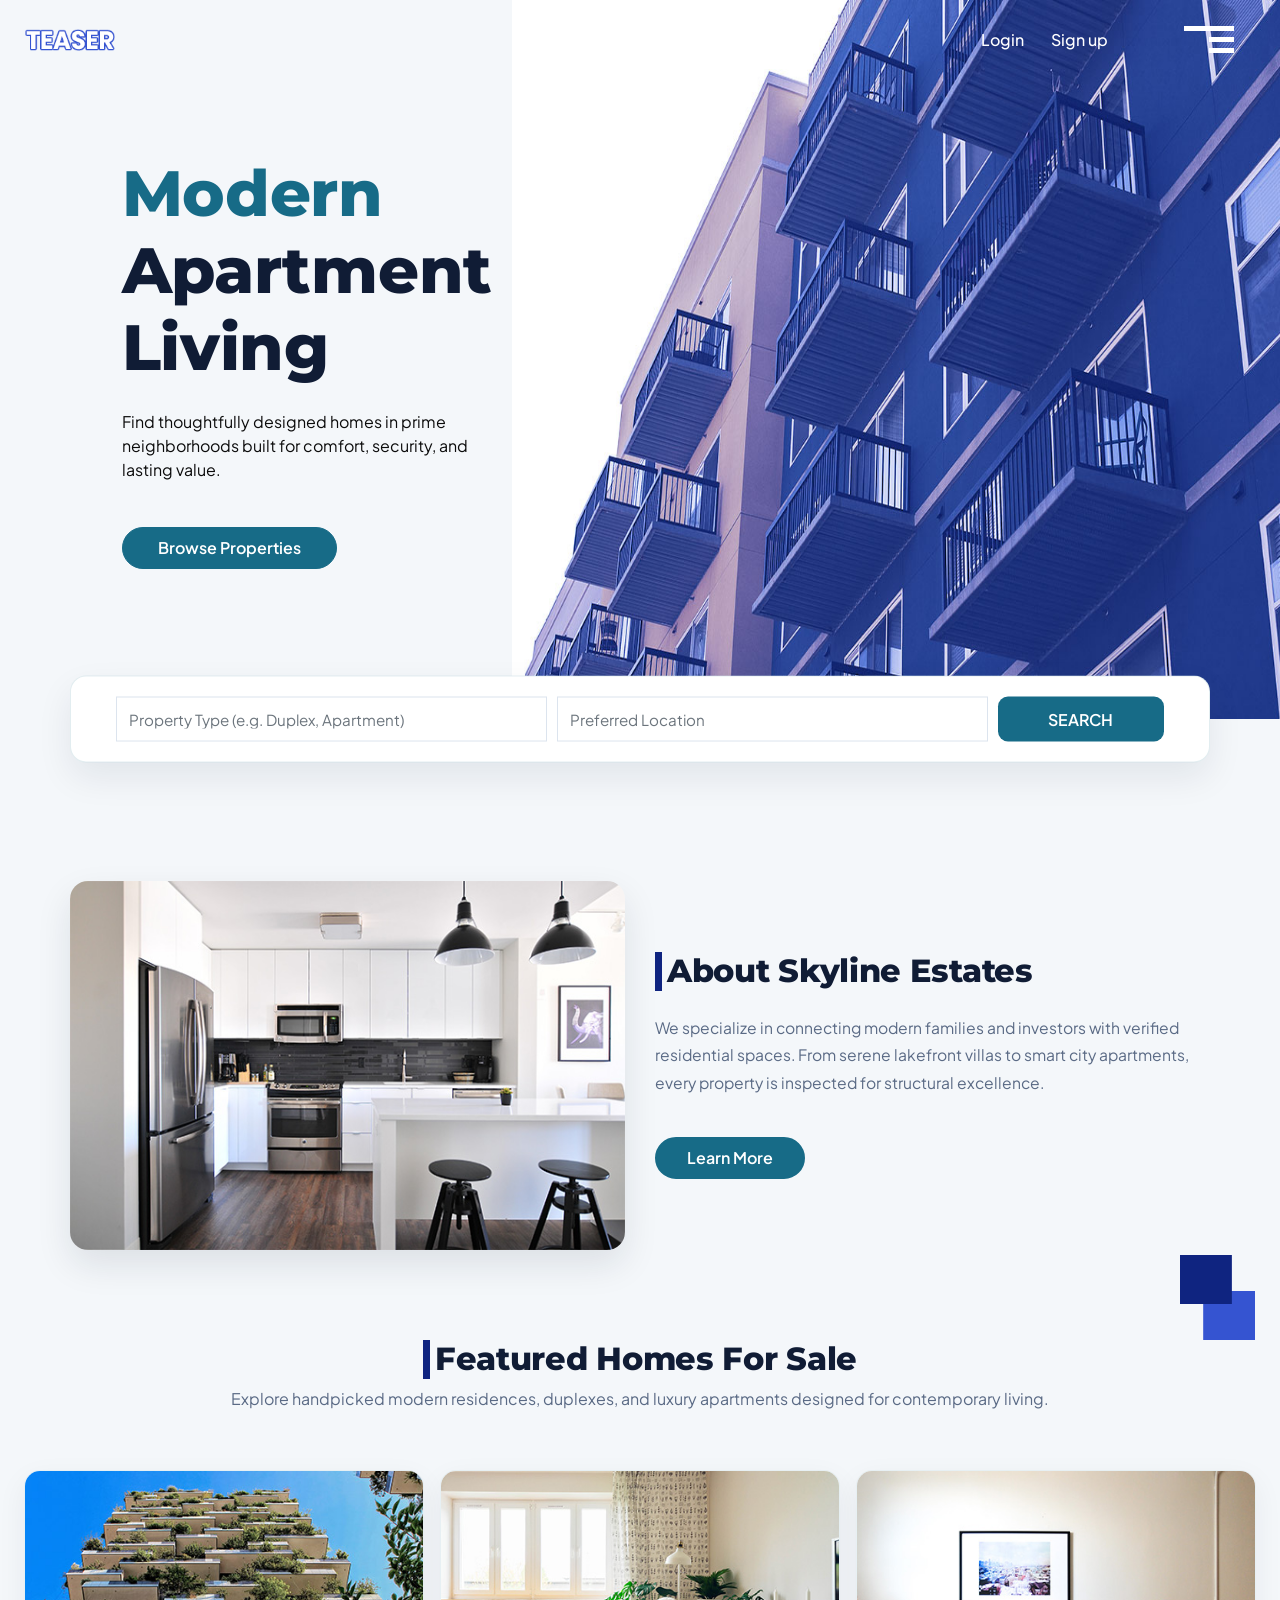
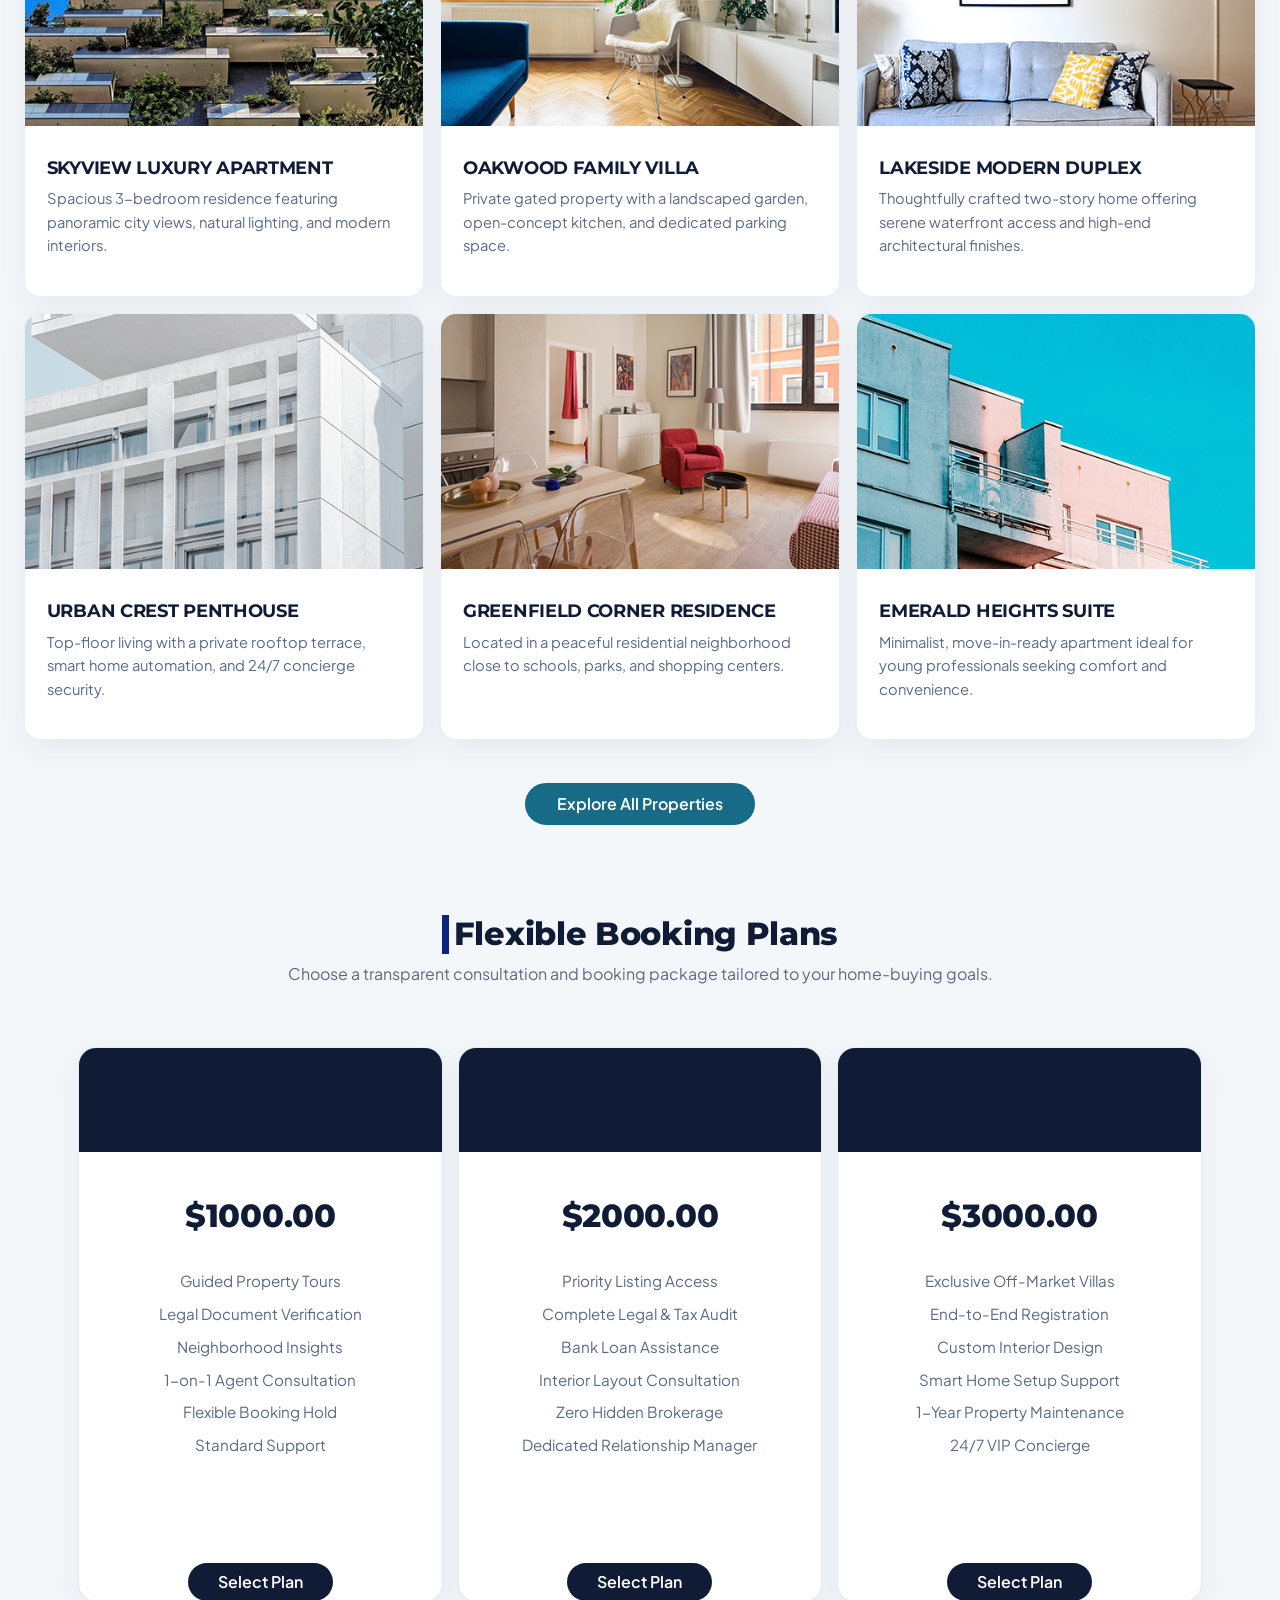
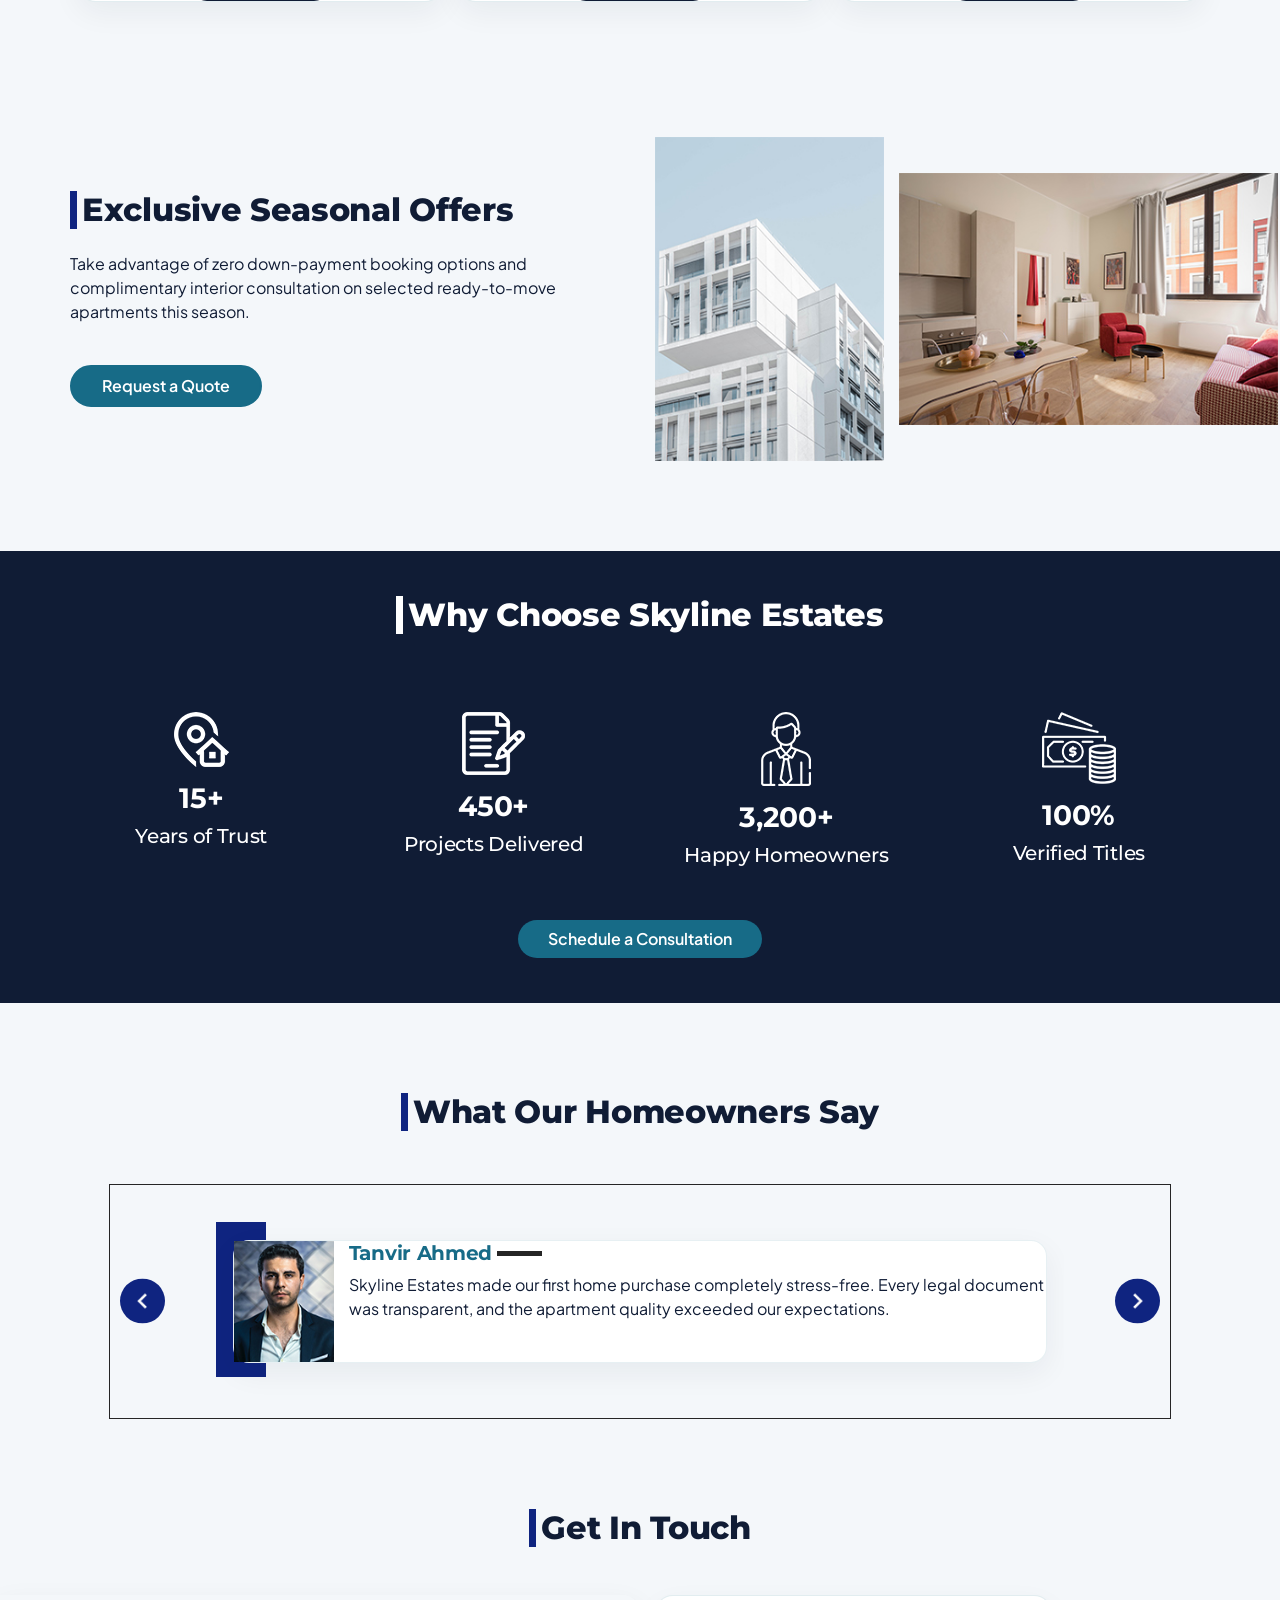
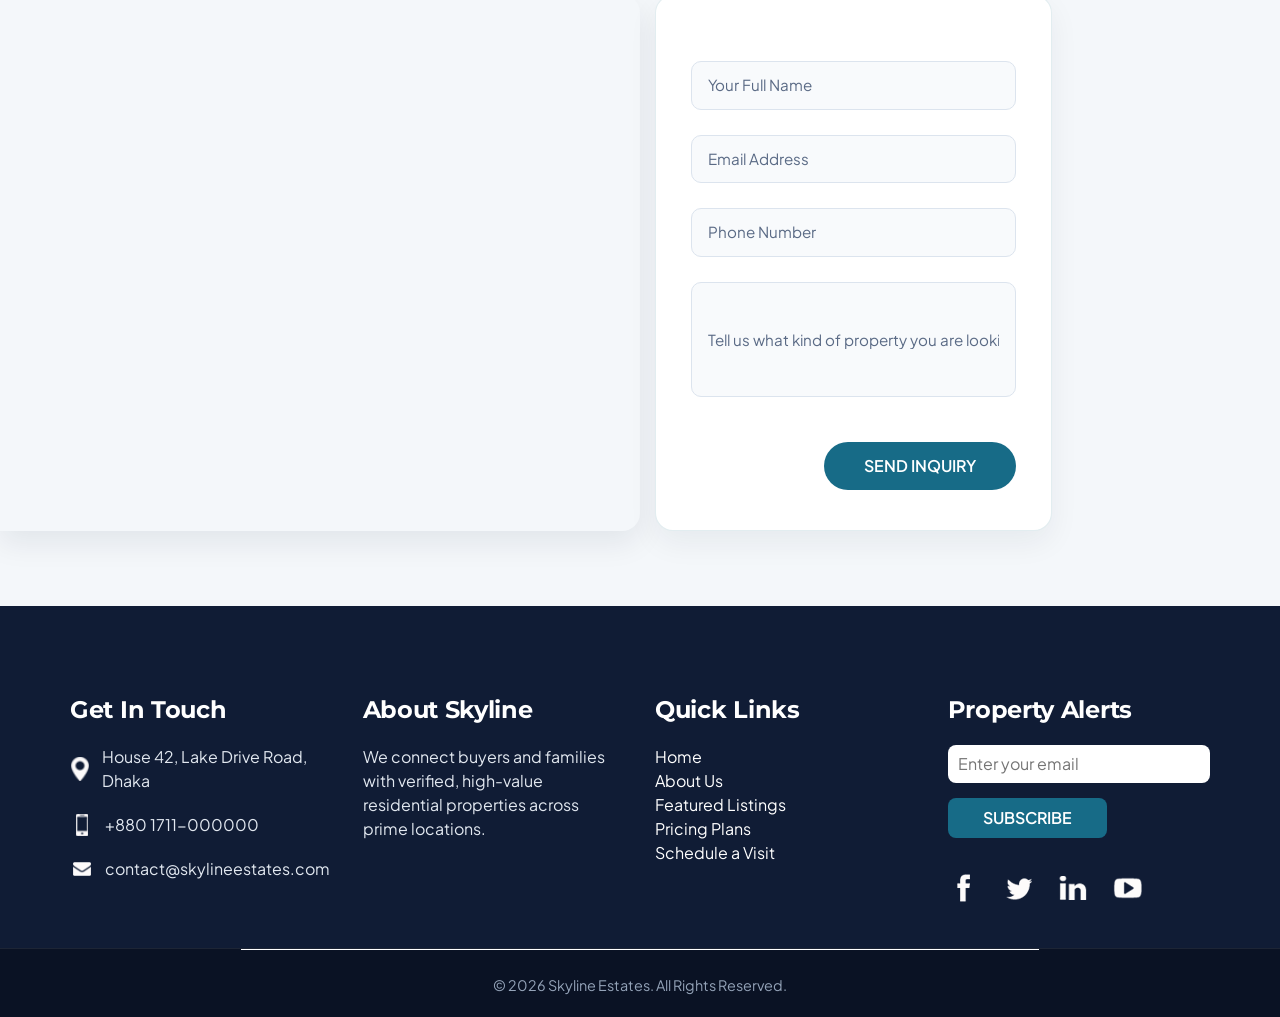
<file: index.html>
<!DOCTYPE html>
<html lang="en">

<head>
  <!-- Basic Meta Tags -->
  <meta charset="utf-8" />
  <meta http-equiv="X-UA-Compatible" content="IE=edge" />
  <meta name="viewport" content="width=device-width, initial-scale=1, shrink-to-fit=no" />
  <meta name="keywords" content="Real Estate, Luxury Apartments, Modern Homes, Skyline Estates" />
  <meta name="description"
    content="Discover modern residences, duplexes, and verified properties with Skyline Estates." />
  <meta name="author" content="Skyline Estates" />

  <title>Skyline Estates | Modern Architecture & Living</title>

  <!-- Bootstrap Core CSS -->
  <link rel="stylesheet" type="text/css" href="css/bootstrap.css" />

  <!-- Google Fonts: Montserrat & Plus Jakarta Sans -->
  <link rel="preconnect" href="https://fonts.googleapis.com">
  <link rel="preconnect" href="https://fonts.gstatic.com" crossorigin>
  <link
    href="https://fonts.googleapis.com/css2?family=Montserrat:wght@600;700;800&family=Plus+Jakarta+Sans:wght@400;500;600&display=swap"
    rel="stylesheet">

  <!-- Base & Responsive Styles -->
  <link href="css/style.css" rel="stylesheet" />
  <link href="css/responsive.css" rel="stylesheet" />

  <!-- Custom Theme Stylesheet -->
  <link href="css/custom-theme.css" rel="stylesheet" />
</head>

<body>
  <div class="hero_area">
    <!-- Navigation Header -->
    <header class="header_section">
      <div class="container-fluid">
        <nav class="navbar navbar-expand-lg custom_nav-container">
          <a class="navbar-brand" href="index.html">
            <img src="images/logo.png" alt="Skyline Estates Logo" />
          </a>
          <div class="navbar-collapse" id="navbarSupportedContent">
            <ul class="navbar-nav justify-content-between">
              <div class="User_option">
                <li>
                  <a class="mr-4" href="login.html">Login</a>
                  <a href="register.html">Sign up</a>
                </li>
              </div>
            </ul>

            <div class="custom_menu-btn">
              <button onclick="openNav()" aria-label="Toggle Navigation">
                <span class="s-1"></span>
                <span class="s-2"></span>
                <span class="s-3"></span>
              </button>
            </div>
            <div id="myNav" class="overlay">
              <div class="overlay-content">
                <a href="index.html">HOME</a>
                <a href="about.html">ABOUT</a>
                <a href="house.html">PROPERTIES</a>
                <a href="price.html">PRICING</a>
                <a href="contact.html">CONTACT US</a>
              </div>
            </div>
          </div>
        </nav>
      </div>
    </header>

    <!-- Hero Banner Section -->
    <section class="slider_section">
      <div class="container-fluid">
        <div class="row">
          <div class="col-md-4 offset-md-1">
            <div class="detail-box">
              <h1>
                <span>Modern</span> <br>
                Apartment <br>
                Living
              </h1>
              <p>
                Find thoughtfully designed homes in prime neighborhoods built for comfort, security, and lasting value.
              </p>
              <div class="btn-box">
                <a href="house.html">Browse Properties</a>
              </div>
            </div>
          </div>
        </div>
      </div>
    </section>
  </div>

  <!-- Property Search Section -->
  <section class="find_section">
    <div class="container">
      <form action="house.html">
        <div class="form-row">
          <div class="col-md-5">
            <input type="text" class="form-control" placeholder="Property Type (e.g. Duplex, Apartment)">
          </div>
          <div class="col-md-5">
            <input type="text" class="form-control" placeholder="Preferred Location">
          </div>
          <div class="col-md-2">
            <button type="submit">Search</button>
          </div>
        </div>
      </form>
    </div>
  </section>

  <!-- About Section -->
  <section class="about_section layout_padding-bottom">
    <div class="square-box">
      <img src="images/square.png" alt="">
    </div>
    <div class="container">
      <div class="row">
        <div class="col-md-6">
          <div class="img-box">
            <img src="images/about-img.jpg" alt="Modern Architectural Building">
          </div>
        </div>
        <div class="col-md-6">
          <div class="detail-box">
            <div class="heading_container">
              <h2>About Skyline Estates</h2>
            </div>
            <p>
              We specialize in connecting modern families and investors with verified residential spaces. From serene
              lakefront villas to smart city apartments, every property is inspected for structural excellence.
            </p>
            <a href="about.html">Learn More</a>
          </div>
        </div>
      </div>
    </div>
  </section>

  <!-- Featured Properties Section -->
  <section class="sale_section layout_padding-bottom">
    <div class="container-fluid">
      <div class="heading_container">
        <h2>Featured Homes For Sale</h2>
        <p>
          Explore handpicked modern residences, duplexes, and luxury apartments designed for contemporary living.
        </p>
      </div>
      <div class="sale_container">
        <div class="box">
          <div class="img-box">
            <img src="images/s-1.jpg" alt="Skyview Luxury Apartment">
          </div>
          <div class="detail-box">
            <h6>Skyview Luxury Apartment</h6>
            <p>
              Spacious 3-bedroom residence featuring panoramic city views, natural lighting, and modern interiors.
            </p>
          </div>
        </div>
        <div class="box">
          <div class="img-box">
            <img src="images/s-2.jpg" alt="Oakwood Family Villa">
          </div>
          <div class="detail-box">
            <h6>Oakwood Family Villa</h6>
            <p>
              Private gated property with a landscaped garden, open-concept kitchen, and dedicated parking space.
            </p>
          </div>
        </div>
        <div class="box">
          <div class="img-box">
            <img src="images/s-3.jpg" alt="Lakeside Modern Duplex">
          </div>
          <div class="detail-box">
            <h6>Lakeside Modern Duplex</h6>
            <p>
              Thoughtfully crafted two-story home offering serene waterfront access and high-end architectural finishes.
            </p>
          </div>
        </div>
        <div class="box">
          <div class="img-box">
            <img src="images/s-4.jpg" alt="Urban Crest Penthouse">
          </div>
          <div class="detail-box">
            <h6>Urban Crest Penthouse</h6>
            <p>
              Top-floor living with a private rooftop terrace, smart home automation, and 24/7 concierge security.
            </p>
          </div>
        </div>
        <div class="box">
          <div class="img-box">
            <img src="images/s-5.jpg" alt="Greenfield Corner Residence">
          </div>
          <div class="detail-box">
            <h6>Greenfield Corner Residence</h6>
            <p>
              Located in a peaceful residential neighborhood close to schools, parks, and shopping centers.
            </p>
          </div>
        </div>
        <div class="box">
          <div class="img-box">
            <img src="images/s-6.jpg" alt="Emerald Heights Suite">
          </div>
          <div class="detail-box">
            <h6>Emerald Heights Suite</h6>
            <p>
              Minimalist, move-in-ready apartment ideal for young professionals seeking comfort and convenience.
            </p>
          </div>
        </div>
      </div>
      <div class="btn-box">
        <a href="house.html">Explore All Properties</a>
      </div>
    </div>
  </section>

  <!-- Pricing Packages Section -->
  <section class="price_section layout_padding-bottom">
    <div class="container">
      <div class="heading_container">
        <h2>Flexible Booking Plans</h2>
        <p>
          Choose a transparent consultation and booking package tailored to your home-buying goals.
        </p>
      </div>
      <div class="price_container">
        <div class="box">
          <div class="detail-box">
            <div class="heading-box">
              <h4>01</h4>
              <h6>Starter Plan</h6>
            </div>
            <div class="text-box">
              <h2>$1000.00</h2>
              <ul>
                <li>Guided Property Tours</li>
                <li>Legal Document Verification</li>
                <li>Neighborhood Insights</li>
                <li>1-on-1 Agent Consultation</li>
                <li>Flexible Booking Hold</li>
                <li>Standard Support</li>
              </ul>
            </div>
          </div>
          <div class="btn-box">
            <a href="contact.html">Select Plan</a>
          </div>
        </div>

        <div class="box">
          <div class="detail-box">
            <div class="heading-box">
              <h4>02</h4>
              <h6>Executive Plan</h6>
            </div>
            <div class="text-box">
              <h2>$2000.00</h2>
              <ul>
                <li>Priority Listing Access</li>
                <li>Complete Legal & Tax Audit</li>
                <li>Bank Loan Assistance</li>
                <li>Interior Layout Consultation</li>
                <li>Zero Hidden Brokerage</li>
                <li>Dedicated Relationship Manager</li>
              </ul>
            </div>
          </div>
          <div class="btn-box">
            <a href="contact.html">Select Plan</a>
          </div>
        </div>

        <div class="box">
          <div class="detail-box">
            <div class="heading-box">
              <h4>03</h4>
              <h6>Signature Estate</h6>
            </div>
            <div class="text-box">
              <h2>$3000.00</h2>
              <ul>
                <li>Exclusive Off-Market Villas</li>
                <li>End-to-End Registration</li>
                <li>Custom Interior Design</li>
                <li>Smart Home Setup Support</li>
                <li>1-Year Property Maintenance</li>
                <li>24/7 VIP Concierge</li>
              </ul>
            </div>
          </div>
          <div class="btn-box">
            <a href="contact.html">Select Plan</a>
          </div>
        </div>
      </div>
    </div>
  </section>

  <!-- Special Deals Section -->
  <section class="deal_section layout_padding-bottom">
    <div class="container">
      <div class="row">
        <div class="col-md-6">
          <div class="detail-box">
            <div class="heading_container">
              <h2>Exclusive Seasonal Offers</h2>
            </div>
            <p>
              Take advantage of zero down-payment booking options and complimentary interior consultation on selected
              ready-to-move apartments this season.
            </p>
            <a href="contact.html">Request a Quote</a>
          </div>
        </div>
        <div class="col-md-6">
          <div class="img-box">
            <div class="box b1">
              <img src="images/d-1.jpg" alt="Modern Living Room">
            </div>
            <div class="box b1">
              <img src="images/d-2.jpg" alt="Luxury Exterior View">
            </div>
          </div>
        </div>
      </div>
    </div>
  </section>

  <!-- Why Choose Us Section -->
  <section class="us_section layout_padding2">
    <div class="container">
      <div class="heading_container">
        <h2>Why Choose Skyline Estates</h2>
      </div>
      <div class="row">
        <div class="col-md-3 col-sm-6">
          <div class="box">
            <div class="img-box">
              <img src="images/u-1.png" alt="Experience Icon">
            </div>
            <div class="detail-box">
              <h3 class="price">15+</h3>
              <h5>Years of Trust</h5>
            </div>
          </div>
        </div>
        <div class="col-md-3 col-sm-6">
          <div class="box">
            <div class="img-box">
              <img src="images/u-2.png" alt="Projects Icon">
            </div>
            <div class="detail-box">
              <h3>450+</h3>
              <h5>Projects Delivered</h5>
            </div>
          </div>
        </div>
        <div class="col-md-3 col-sm-6">
          <div class="box">
            <div class="img-box">
              <img src="images/u-3.png" alt="Clients Icon">
            </div>
            <div class="detail-box">
              <h3>3,200+</h3>
              <h5>Happy Homeowners</h5>
            </div>
          </div>
        </div>
        <div class="col-md-3 col-sm-6">
          <div class="box">
            <div class="img-box">
              <img src="images/u-4.png" alt="Value Icon">
            </div>
            <div class="detail-box">
              <h3>100%</h3>
              <h5>Verified Titles</h5>
            </div>
          </div>
        </div>
      </div>
      <div class="btn-box">
        <a href="contact.html">Schedule a Consultation</a>
      </div>
    </div>
  </section>

  <!-- Client Testimonials Section -->
  <section class="client_section layout_padding">
    <div class="container-fluid">
      <div class="heading_container">
        <h2>What Our Homeowners Say</h2>
      </div>
      <div class="client_container">
        <div id="carouselExampleControls" class="carousel slide" data-ride="carousel">
          <div class="carousel-inner">
            <div class="carousel-item active">
              <div class="box">
                <div class="img-box">
                  <img src="images/client.jpg" alt="Client Portrait">
                </div>
                <div class="detail-box">
                  <h5>
                    <span>Tanvir Ahmed</span>
                    <hr>
                  </h5>
                  <p>
                    Skyline Estates made our first home purchase completely stress-free. Every legal document was
                    transparent, and the apartment quality exceeded our expectations.
                  </p>
                </div>
              </div>
            </div>
            <div class="carousel-item">
              <div class="box">
                <div class="img-box">
                  <img src="images/client.jpg" alt="Client Portrait">
                </div>
                <div class="detail-box">
                  <h5>
                    <span>Nusrat Jahan</span>
                    <hr>
                  </h5>
                  <p>
                    Their team understood our exact budget and neighborhood preference. Within three weeks, we moved
                    into our dream duplex near the lake.
                  </p>
                </div>
              </div>
            </div>
            <div class="carousel-item">
              <div class="box">
                <div class="img-box">
                  <img src="images/client.jpg" alt="Client Portrait">
                </div>
                <div class="detail-box">
                  <h5>
                    <span>Mahmudul Hasan</span>
                    <hr>
                  </h5>
                  <p>
                    Honest pricing, punctual handover, and great post-sale support. I strongly recommend Skyline Estates
                    to anyone looking for reliable real estate.
                  </p>
                </div>
              </div>
            </div>
          </div>
          <a class="carousel-control-prev" href="#carouselExampleControls" role="button" data-slide="prev">
            <span class="sr-only">Previous</span>
          </a>
          <a class="carousel-control-next" href="#carouselExampleControls" role="button" data-slide="next">
            <span class="sr-only">Next</span>
          </a>
        </div>
      </div>
    </div>
  </section>

  <!-- Contact & Map Section -->
  <section class="contact_section">
    <div class="container">
      <div class="heading_container">
        <h2>Get In Touch</h2>
      </div>
    </div>
    <div class="container-fluid">
      <div class="row">
        <div class="col-md-6 px-0">
          <div class="map_container">
            <div class="map-responsive">
              <iframe
                src="https://www.google.com/maps/embed/v1/place?key=AIzaSyA0s1a7phLN0iaD6-UE7m4qP-z21pH0eSc&q=Dhaka+Bangladesh"
                width="600" height="300" frameborder="0" style="border:0; width: 100%; height:100%"
                allowfullscreen></iframe>
            </div>
          </div>
        </div>
        <div class="col-lg-4 col-md-5">
          <div class="form_container">
            <form action="#">
              <div>
                <input type="text" placeholder="Your Full Name" required />
              </div>
              <div>
                <input type="email" placeholder="Email Address" required />
              </div>
              <div>
                <input type="text" placeholder="Phone Number" required />
              </div>
              <div>
                <input type="text" class="message-box"
                  placeholder="Tell us what kind of property you are looking for" />
              </div>
              <div class="d-flex">
                <button type="submit">Send Inquiry</button>
              </div>
            </form>
          </div>
        </div>
      </div>
    </div>
  </section>

  <!-- Info Section -->
  <section class="info_section">
    <div class="container">
      <div class="row">
        <div class="col-md-3">
          <div class="info_contact">
            <h5>Get In Touch</h5>
            <div>
              <div class="img-box">
                <img src="images/location.png" width="18px" alt="Location">
              </div>
              <p>House 42, Lake Drive Road, Dhaka</p>
            </div>
            <div>
              <div class="img-box">
                <img src="images/phone.png" width="12px" alt="Phone">
              </div>
              <p>+880 1711-000000</p>
            </div>
            <div>
              <div class="img-box">
                <img src="images/mail.png" width="18px" alt="Email">
              </div>
              <p>contact@skylineestates.com</p>
            </div>
          </div>
        </div>
        <div class="col-md-3">
          <div class="info_info">
            <h5>About Skyline</h5>
            <p>
              We connect buyers and families with verified, high-value residential properties across prime locations.
            </p>
          </div>
        </div>
        <div class="col-md-3">
          <div class="info_links">
            <h5>Quick Links</h5>
            <ul>
              <li><a href="index.html">Home</a></li>
              <li><a href="about.html">About Us</a></li>
              <li><a href="house.html">Featured Listings</a></li>
              <li><a href="price.html">Pricing Plans</a></li>
              <li><a href="contact.html">Schedule a Visit</a></li>
            </ul>
          </div>
        </div>
        <div class="col-md-3">
          <div class="info_form">
            <h5>Property Alerts</h5>
            <form action="#">
              <input type="email" placeholder="Enter your email" required>
              <button type="submit">Subscribe</button>
            </form>
            <div class="social_box">
              <a href="#"><img src="images/fb.png" alt="Facebook"></a>
              <a href="#"><img src="images/twitter.png" alt="Twitter"></a>
              <a href="#"><img src="images/linkedin.png" alt="LinkedIn"></a>
              <a href="#"><img src="images/youtube.png" alt="YouTube"></a>
            </div>
          </div>
        </div>
      </div>
    </div>
  </section>

  <!-- Copyright Footer -->
  <footer class="container-fluid footer_section">
    <div class="container">
      <p>
        &copy; <span id="displayYear">2026</span> Skyline Estates. All Rights Reserved.
      </p>
    </div>
  </footer>

  <!-- Scripts -->
  <script type="text/javascript" src="js/jquery-3.4.1.min.js"></script>
  <script type="text/javascript" src="js/bootstrap.js"></script>
  <script type="text/javascript" src="js/custom.js"></script>
</body>

</html>
</file>
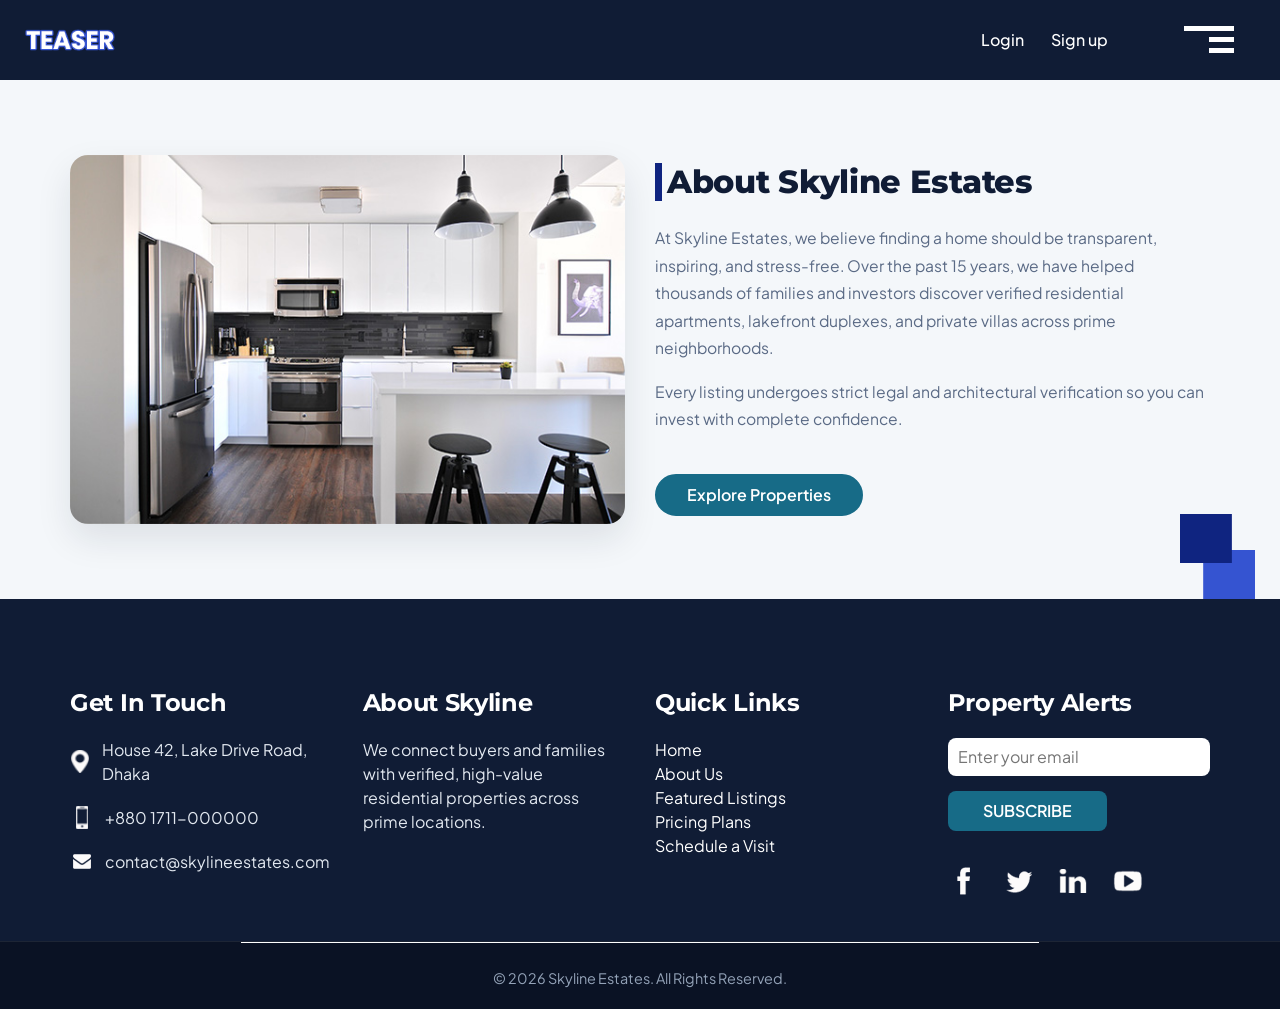
<file: about.html>
<!DOCTYPE html>
<html lang="en">

<head>
  <!-- Basic Meta Tags -->
  <meta charset="utf-8" />
  <meta http-equiv="X-UA-Compatible" content="IE=edge" />
  <meta name="viewport" content="width=device-width, initial-scale=1, shrink-to-fit=no" />
  <meta name="keywords" content="About Skyline Estates, Modern Architecture, Trusted Real Estate" />
  <meta name="description"
    content="Learn more about Skyline Estates and our commitment to quality residential living." />
  <meta name="author" content="Skyline Estates" />

  <title>About Us | Skyline Estates</title>

  <!-- Bootstrap Core CSS -->
  <link rel="stylesheet" type="text/css" href="css/bootstrap.css" />

  <!-- Google Fonts: Montserrat & Plus Jakarta Sans -->
  <link rel="preconnect" href="https://fonts.googleapis.com">
  <link rel="preconnect" href="https://fonts.gstatic.com" crossorigin>
  <link
    href="https://fonts.googleapis.com/css2?family=Montserrat:wght@600;700;800&family=Plus+Jakarta+Sans:wght@400;500;600&display=swap"
    rel="stylesheet">

  <!-- Base & Responsive Styles -->
  <link href="css/style.css" rel="stylesheet" />
  <link href="css/responsive.css" rel="stylesheet" />

  <!-- Custom Theme Stylesheet -->
  <link href="css/custom-theme.css" rel="stylesheet" />
</head>

<body class="sub_page">
  <div class="hero_area">
    <!-- Navigation Header -->
    <header class="header_section">
      <div class="container-fluid">
        <nav class="navbar navbar-expand-lg custom_nav-container">
          <a class="navbar-brand" href="index.html">
            <img src="images/logo.png" alt="Skyline Estates Logo" />
          </a>
          <div class="navbar-collapse" id="navbarSupportedContent">
            <ul class="navbar-nav justify-content-between">
              <div class="User_option">
                <li>
                  <a class="mr-4" href="login.html">Login</a>
                  <a href="register.html">Sign up</a>
                </li>
              </div>
            </ul>

            <div class="custom_menu-btn">
              <button onclick="openNav()" aria-label="Toggle Navigation">
                <span class="s-1"></span>
                <span class="s-2"></span>
                <span class="s-3"></span>
              </button>
            </div>
            <div id="myNav" class="overlay">
              <div class="overlay-content">
                <a href="index.html">HOME</a>
                <a href="about.html">ABOUT</a>
                <a href="house.html">PROPERTIES</a>
                <a href="price.html">PRICING</a>
                <a href="contact.html">CONTACT US</a>
              </div>
            </div>
          </div>
        </nav>
      </div>
    </header>
  </div>

  <!-- About Section -->
  <section class="about_section layout_padding-bottom">
    <div class="square-box">
      <img src="images/square.png" alt="">
    </div>
    <div class="container">
      <div class="row align-items-center">
        <div class="col-md-6">
          <div class="img-box">
            <img src="images/about-img.jpg" alt="Modern Architectural Building">
          </div>
        </div>
        <div class="col-md-6">
          <div class="detail-box">
            <div class="heading_container">
              <h2>About Skyline Estates</h2>
            </div>
            <p>
              At Skyline Estates, we believe finding a home should be transparent, inspiring, and stress-free. Over the
              past 15 years, we have helped thousands of families and investors discover verified residential
              apartments, lakefront duplexes, and private villas across prime neighborhoods.
            </p>
            <p>
              Every listing undergoes strict legal and architectural verification so you can invest with complete
              confidence.
            </p>
            <a href="house.html">Explore Properties</a>
          </div>
        </div>
      </div>
    </div>
  </section>

  <!-- Info Section -->
  <section class="info_section">
    <div class="container">
      <div class="row">
        <div class="col-md-3">
          <div class="info_contact">
            <h5>Get In Touch</h5>
            <div>
              <div class="img-box">
                <img src="images/location.png" width="18px" alt="Location">
              </div>
              <p>House 42, Lake Drive Road, Dhaka</p>
            </div>
            <div>
              <div class="img-box">
                <img src="images/phone.png" width="12px" alt="Phone">
              </div>
              <p>+880 1711-000000</p>
            </div>
            <div>
              <div class="img-box">
                <img src="images/mail.png" width="18px" alt="Email">
              </div>
              <p>contact@skylineestates.com</p>
            </div>
          </div>
        </div>

        <div class="col-md-3">
          <div class="info_info">
            <h5>About Skyline</h5>
            <p>
              We connect buyers and families with verified, high-value residential properties across prime locations.
            </p>
          </div>
        </div>

        <div class="col-md-3">
          <div class="info_links">
            <h5>Quick Links</h5>
            <ul>
              <li><a href="index.html">Home</a></li>
              <li><a href="about.html">About Us</a></li>
              <li><a href="house.html">Featured Listings</a></li>
              <li><a href="price.html">Pricing Plans</a></li>
              <li><a href="contact.html">Schedule a Visit</a></li>
            </ul>
          </div>
        </div>

        <div class="col-md-3">
          <div class="info_form">
            <h5>Property Alerts</h5>
            <form action="#">
              <input type="email" placeholder="Enter your email" required>
              <button type="submit">Subscribe</button>
            </form>
            <div class="social_box">
              <a href="#"><img src="images/fb.png" alt="Facebook"></a>
              <a href="#"><img src="images/twitter.png" alt="Twitter"></a>
              <a href="#"><img src="images/linkedin.png" alt="LinkedIn"></a>
              <a href="#"><img src="images/youtube.png" alt="YouTube"></a>
            </div>
          </div>
        </div>
      </div>
    </div>
  </section>

  <!-- Copyright Footer -->
  <footer class="container-fluid footer_section">
    <div class="container">
      <p>
        &copy; <span id="displayYear">2026</span> Skyline Estates. All Rights Reserved.
      </p>
    </div>
  </footer>

  <!-- Scripts -->
  <script type="text/javascript" src="js/jquery-3.4.1.min.js"></script>
  <script type="text/javascript" src="js/bootstrap.js"></script>
  <script type="text/javascript" src="js/custom.js"></script>
</body>

</html>
</file>
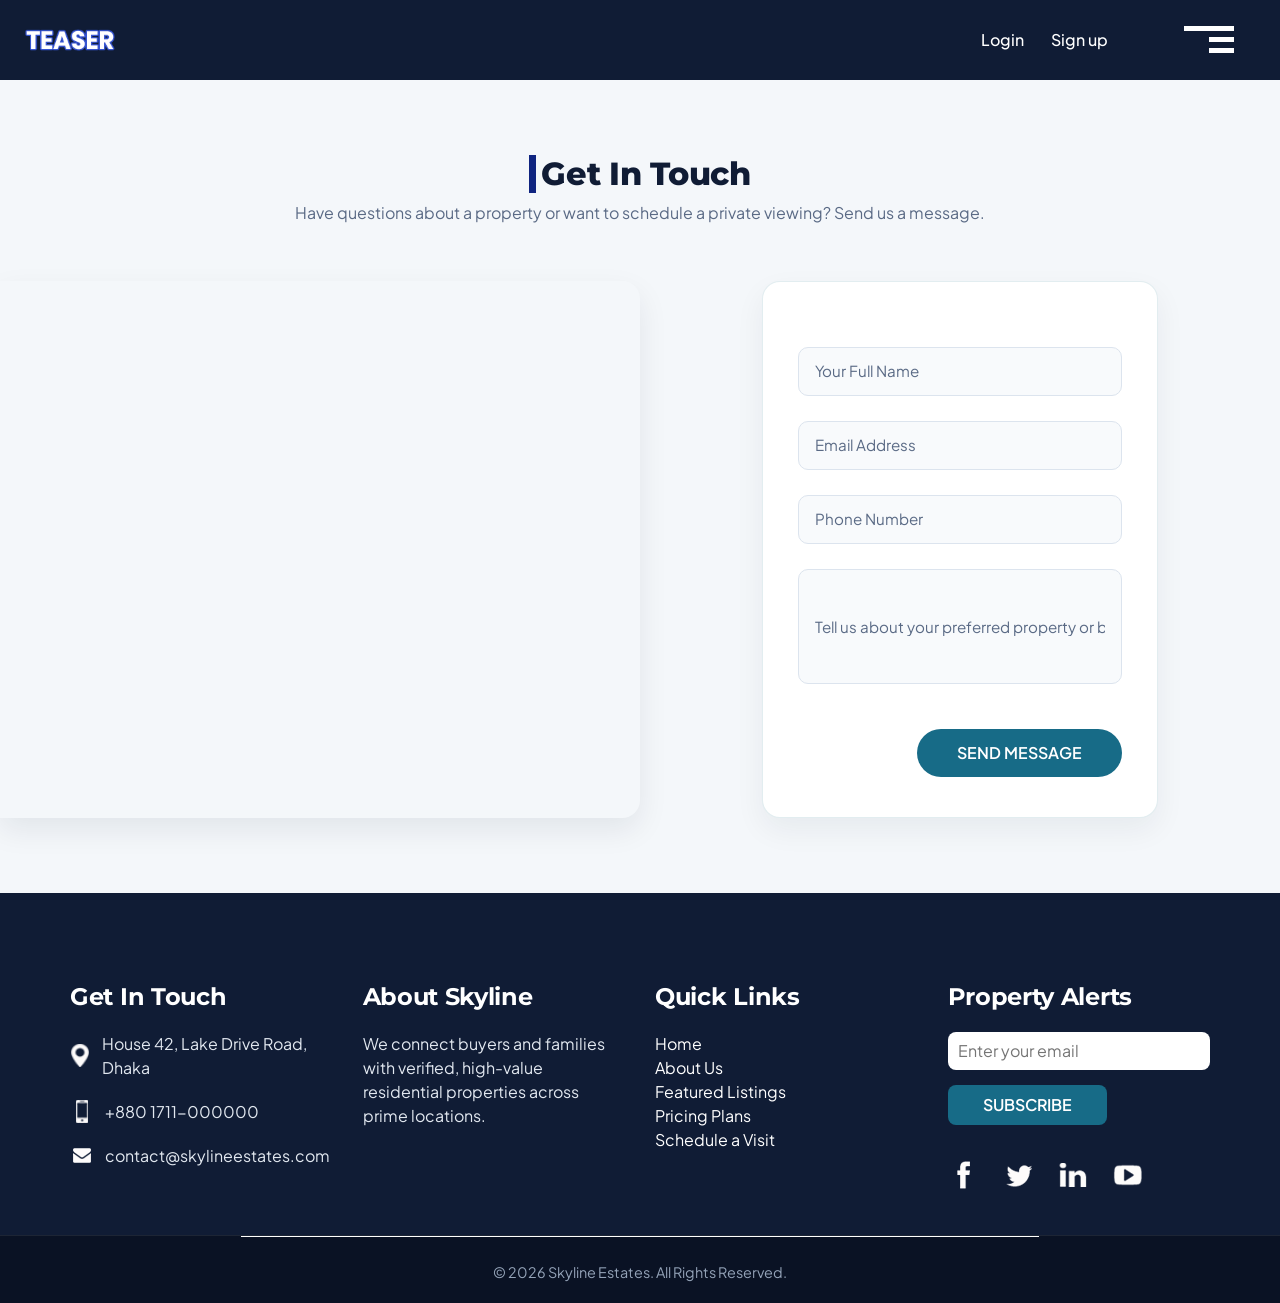
<file: contact.html>
<!DOCTYPE html>
<html lang="en">

<head>
  <!-- Basic Meta Tags -->
  <meta charset="utf-8" />
  <meta http-equiv="X-UA-Compatible" content="IE=edge" />
  <meta name="viewport" content="width=device-width, initial-scale=1, shrink-to-fit=no" />
  <meta name="keywords" content="Contact Skyline Estates, Real Estate Inquiry, Property Consultation" />
  <meta name="description" content="Get in touch with Skyline Estates to schedule a property tour or consultation." />
  <meta name="author" content="Skyline Estates" />

  <title>Contact Us | Skyline Estates</title>

  <!-- Bootstrap Core CSS -->
  <link rel="stylesheet" type="text/css" href="css/bootstrap.css" />

  <!-- Google Fonts: Montserrat & Plus Jakarta Sans -->
  <link rel="preconnect" href="https://fonts.googleapis.com">
  <link rel="preconnect" href="https://fonts.gstatic.com" crossorigin>
  <link
    href="https://fonts.googleapis.com/css2?family=Montserrat:wght@600;700;800&family=Plus+Jakarta+Sans:wght@400;500;600&display=swap"
    rel="stylesheet">

  <!-- Base & Responsive Styles -->
  <link href="css/style.css" rel="stylesheet" />
  <link href="css/responsive.css" rel="stylesheet" />

  <!-- Custom Theme Stylesheet -->
  <link href="css/custom-theme.css" rel="stylesheet" />
</head>

<body class="sub_page">
  <div class="hero_area">
    <!-- Navigation Header -->
    <header class="header_section">
      <div class="container-fluid">
        <nav class="navbar navbar-expand-lg custom_nav-container">
          <a class="navbar-brand" href="index.html">
            <img src="images/logo.png" alt="Skyline Estates Logo" />
          </a>
          <div class="navbar-collapse" id="navbarSupportedContent">
            <ul class="navbar-nav justify-content-between">
              <div class="User_option">
                <li>
                  <a class="mr-4" href="login.html">Login</a>
                  <a href="register.html">Sign up</a>
                </li>
              </div>
            </ul>

            <div class="custom_menu-btn">
              <button onclick="openNav()" aria-label="Toggle Navigation">
                <span class="s-1"></span>
                <span class="s-2"></span>
                <span class="s-3"></span>
              </button>
            </div>
            <div id="myNav" class="overlay">
              <div class="overlay-content">
                <a href="index.html">HOME</a>
                <a href="about.html">ABOUT</a>
                <a href="house.html">PROPERTIES</a>
                <a href="price.html">PRICING</a>
                <a href="contact.html">CONTACT US</a>
              </div>
            </div>
          </div>
        </nav>
      </div>
    </header>
  </div>

  <!-- Contact Section -->
  <section class="contact_section layout_padding-top">
    <div class="container">
      <div class="heading_container">
        <h2>Get In Touch</h2>
        <p>Have questions about a property or want to schedule a private viewing? Send us a message.</p>
      </div>
    </div>
    <div class="container-fluid">
      <div class="row align-items-center">
        <div class="col-md-6 px-0">
          <div class="map_container">
            <div class="map-responsive">
              <iframe
                src="https://www.google.com/maps/embed/v1/place?key=AIzaSyA0s1a7phLN0iaD6-UE7m4qP-z21pH0eSc&q=Dhaka+Bangladesh"
                width="600" height="300" frameborder="0" style="border:0; width: 100%; height:100%"
                allowfullscreen></iframe>
            </div>
          </div>
        </div>
        <div class="col-lg-4 col-md-5 offset-md-1">
          <div class="form_container">
            <form action="#">
              <div>
                <input type="text" placeholder="Your Full Name" required />
              </div>
              <div>
                <input type="email" placeholder="Email Address" required />
              </div>
              <div>
                <input type="text" placeholder="Phone Number" required />
              </div>
              <div>
                <input type="text" class="message-box" placeholder="Tell us about your preferred property or budget" />
              </div>
              <div class="d-flex">
                <button type="submit">Send Message</button>
              </div>
            </form>
          </div>
        </div>
      </div>
    </div>
  </section>

  <!-- Info Section -->
  <section class="info_section">
    <div class="container">
      <div class="row">
        <div class="col-md-3">
          <div class="info_contact">
            <h5>Get In Touch</h5>
            <div>
              <div class="img-box">
                <img src="images/location.png" width="18px" alt="Location">
              </div>
              <p>House 42, Lake Drive Road, Dhaka</p>
            </div>
            <div>
              <div class="img-box">
                <img src="images/phone.png" width="12px" alt="Phone">
              </div>
              <p>+880 1711-000000</p>
            </div>
            <div>
              <div class="img-box">
                <img src="images/mail.png" width="18px" alt="Email">
              </div>
              <p>contact@skylineestates.com</p>
            </div>
          </div>
        </div>

        <div class="col-md-3">
          <div class="info_info">
            <h5>About Skyline</h5>
            <p>
              We connect buyers and families with verified, high-value residential properties across prime locations.
            </p>
          </div>
        </div>

        <div class="col-md-3">
          <div class="info_links">
            <h5>Quick Links</h5>
            <ul>
              <li><a href="index.html">Home</a></li>
              <li><a href="about.html">About Us</a></li>
              <li><a href="house.html">Featured Listings</a></li>
              <li><a href="price.html">Pricing Plans</a></li>
              <li><a href="contact.html">Schedule a Visit</a></li>
            </ul>
          </div>
        </div>

        <div class="col-md-3">
          <div class="info_form">
            <h5>Property Alerts</h5>
            <form action="#">
              <input type="email" placeholder="Enter your email" required>
              <button type="submit">Subscribe</button>
            </form>
            <div class="social_box">
              <a href="#"><img src="images/fb.png" alt="Facebook"></a>
              <a href="#"><img src="images/twitter.png" alt="Twitter"></a>
              <a href="#"><img src="images/linkedin.png" alt="LinkedIn"></a>
              <a href="#"><img src="images/youtube.png" alt="YouTube"></a>
            </div>
          </div>
        </div>
      </div>
    </div>
  </section>

  <!-- Copyright Footer -->
  <footer class="container-fluid footer_section">
    <div class="container">
      <p>
        &copy; <span id="displayYear">2026</span> Skyline Estates. All Rights Reserved.
      </p>
    </div>
  </footer>

  <!-- Scripts -->
  <script type="text/javascript" src="js/jquery-3.4.1.min.js"></script>
  <script type="text/javascript" src="js/bootstrap.js"></script>
  <script type="text/javascript" src="js/custom.js"></script>
</body>

</html>
</file>
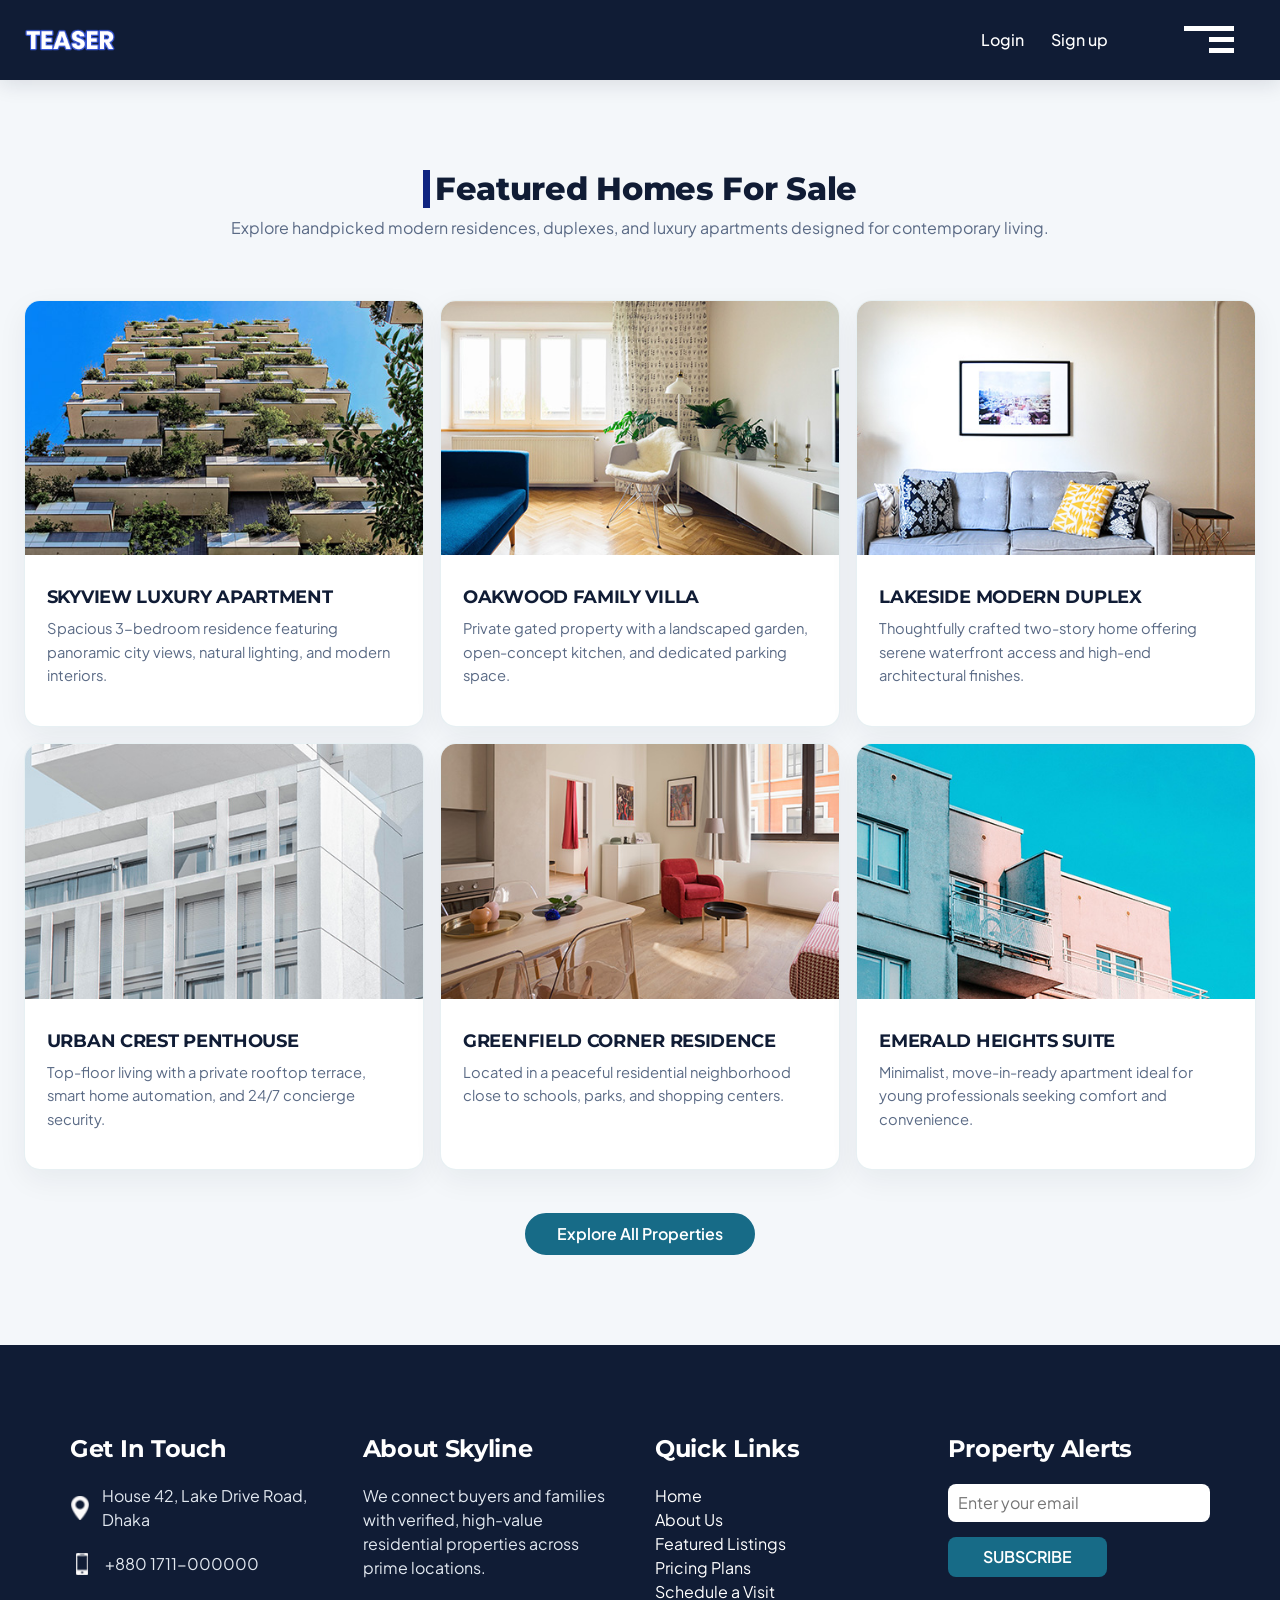
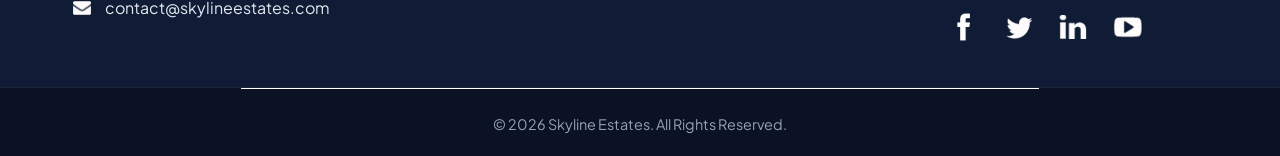
<file: house.html>
<!DOCTYPE html>
<html lang="en">

<head>
  <!-- Basic Meta Tags -->
  <meta charset="utf-8" />
  <meta http-equiv="X-UA-Compatible" content="IE=edge" />
  <meta name="viewport" content="width=device-width, initial-scale=1, shrink-to-fit=no" />
  <meta name="keywords" content="Real Estate, Luxury Apartments, Modern Homes, Property" />
  <meta name="description" content="Find your dream home and modern apartments with Skyline Estates." />
  <meta name="author" content="Skyline Estates" />

  <title>Skyline Estates | Modern Properties</title>

  <!-- Bootstrap Core CSS -->
  <link rel="stylesheet" type="text/css" href="css/bootstrap.css" />

  <!-- Google Fonts: Montserrat & Plus Jakarta Sans -->
  <link rel="preconnect" href="https://fonts.googleapis.com">
  <link rel="preconnect" href="https://fonts.gstatic.com" crossorigin>
  <link
    href="https://fonts.googleapis.com/css2?family=Montserrat:wght@600;700;800&family=Plus+Jakarta+Sans:wght@400;500;600&display=swap"
    rel="stylesheet">

  <!-- Base & Responsive Styles -->
  <link href="css/style.css" rel="stylesheet" />
  <link href="css/responsive.css" rel="stylesheet" />

  <!-- Custom Theme Stylesheet -->
  <link href="css/custom-theme.css" rel="stylesheet" />
</head>

<body class="sub_page">
  <div class="hero_area">
    <!-- Navigation Header -->
    <header class="header_section">
      <div class="container-fluid">
        <nav class="navbar navbar-expand-lg custom_nav-container">
          <a class="navbar-brand" href="index.html">
            <img src="images/logo.png" alt="Skyline Estates Logo" />
          </a>
          <div class="navbar-collapse" id="navbarSupportedContent">
            <ul class="navbar-nav justify-content-between">
              <div class="User_option">
                <li>
                  <a class="mr-4" href="login.html">Login</a>
                  <a href="register.html">Sign up</a>
                </li>
              </div>
            </ul>

            <div class="custom_menu-btn">
              <button onclick="openNav()" aria-label="Toggle Navigation">
                <span class="s-1"></span>
                <span class="s-2"></span>
                <span class="s-3"></span>
              </button>
            </div>
            <div id="myNav" class="overlay">
              <div class="overlay-content">
                <a href="index.html">HOME</a>
                <a href="about.html">ABOUT</a>
                <a href="house.html">PROPERTIES</a>
                <a href="price.html">PRICING</a>
                <a href="contact.html">CONTACT US</a>
              </div>
            </div>
          </div>
        </nav>
      </div>
    </header>
  </div>

  <!-- Featured Properties Section -->
  <section class="sale_section layout_padding">
    <div class="container-fluid">
      <div class="heading_container">
        <h2>Featured Homes For Sale</h2>
        <p>
          Explore handpicked modern residences, duplexes, and luxury apartments designed for contemporary living.
        </p>
      </div>

      <div class="sale_container">
        <div class="box">
          <div class="img-box">
            <img src="images/s-1.jpg" alt="Modern Skyview Apartment">
          </div>
          <div class="detail-box">
            <h6>Skyview Luxury Apartment</h6>
            <p>
              Spacious 3-bedroom residence featuring panoramic city views, natural lighting, and modern interiors.
            </p>
          </div>
        </div>

        <div class="box">
          <div class="img-box">
            <img src="images/s-2.jpg" alt="Oakwood Family Villa">
          </div>
          <div class="detail-box">
            <h6>Oakwood Family Villa</h6>
            <p>
              Private gated property with a landscaped garden, open-concept kitchen, and dedicated parking space.
            </p>
          </div>
        </div>

        <div class="box">
          <div class="img-box">
            <img src="images/s-3.jpg" alt="Lakeside Modern Duplex">
          </div>
          <div class="detail-box">
            <h6>Lakeside Modern Duplex</h6>
            <p>
              Thoughtfully crafted two-story home offering serene waterfront access and high-end architectural finishes.
            </p>
          </div>
        </div>

        <div class="box">
          <div class="img-box">
            <img src="images/s-4.jpg" alt="Urban Crest Penthouse">
          </div>
          <div class="detail-box">
            <h6>Urban Crest Penthouse</h6>
            <p>
              Top-floor living with a private rooftop terrace, smart home automation, and 24/7 concierge security.
            </p>
          </div>
        </div>

        <div class="box">
          <div class="img-box">
            <img src="images/s-5.jpg" alt="Greenfield Corner Residence">
          </div>
          <div class="detail-box">
            <h6>Greenfield Corner Residence</h6>
            <p>
              Located in a peaceful residential neighborhood close to schools, parks, and shopping centers.
            </p>
          </div>
        </div>

        <div class="box">
          <div class="img-box">
            <img src="images/s-6.jpg" alt="Emerald Heights Suite">
          </div>
          <div class="detail-box">
            <h6>Emerald Heights Suite</h6>
            <p>
              Minimalist, move-in-ready apartment ideal for young professionals seeking comfort and convenience.
            </p>
          </div>
        </div>
      </div>

      <div class="btn-box">
        <a href="house.html">Explore All Properties</a>
      </div>
    </div>
  </section>

  <!-- Contact & Quick Info Section -->
  <section class="info_section">
    <div class="container">
      <div class="row">
        <div class="col-md-3">
          <div class="info_contact">
            <h5>Get In Touch</h5>
            <div>
              <div class="img-box">
                <img src="images/location.png" width="18px" alt="Location">
              </div>
              <p>House 42, Lake Drive Road, Dhaka</p>
            </div>
            <div>
              <div class="img-box">
                <img src="images/phone.png" width="12px" alt="Phone">
              </div>
              <p>+880 1711-000000</p>
            </div>
            <div>
              <div class="img-box">
                <img src="images/mail.png" width="18px" alt="Email">
              </div>
              <p>contact@skylineestates.com</p>
            </div>
          </div>
        </div>

        <div class="col-md-3">
          <div class="info_info">
            <h5>About Skyline</h5>
            <p>
              We connect buyers and families with verified, high-value residential properties across prime locations.
            </p>
          </div>
        </div>

        <div class="col-md-3">
          <div class="info_links">
            <h5>Quick Links</h5>
            <ul>
              <li><a href="index.html">Home</a></li>
              <li><a href="about.html">About Us</a></li>
              <li><a href="house.html">Featured Listings</a></li>
              <li><a href="price.html">Pricing Plans</a></li>
              <li><a href="contact.html">Schedule a Visit</a></li>
            </ul>
          </div>
        </div>

        <div class="col-md-3">
          <div class="info_form">
            <h5>Property Alerts</h5>
            <form action="#">
              <input type="email" placeholder="Enter your email" required>
              <button type="submit">Subscribe</button>
            </form>
            <div class="social_box">
              <a href="#"><img src="images/fb.png" alt="Facebook"></a>
              <a href="#"><img src="images/twitter.png" alt="Twitter"></a>
              <a href="#"><img src="images/linkedin.png" alt="LinkedIn"></a>
              <a href="#"><img src="images/youtube.png" alt="YouTube"></a>
            </div>
          </div>
        </div>
      </div>
    </div>
  </section>

  <!-- Copyright Footer -->
  <footer class="container-fluid footer_section">
    <div class="container">
      <p>
        &copy; <span id="displayYear">2026</span> Skyline Estates. All Rights Reserved.
      </p>
    </div>
  </footer>

  <!-- Scripts -->
  <script type="text/javascript" src="js/jquery-3.4.1.min.js"></script>
  <script type="text/javascript" src="js/bootstrap.js"></script>
  <script type="text/javascript" src="js/custom.js"></script>
</body>

</html>
</file>
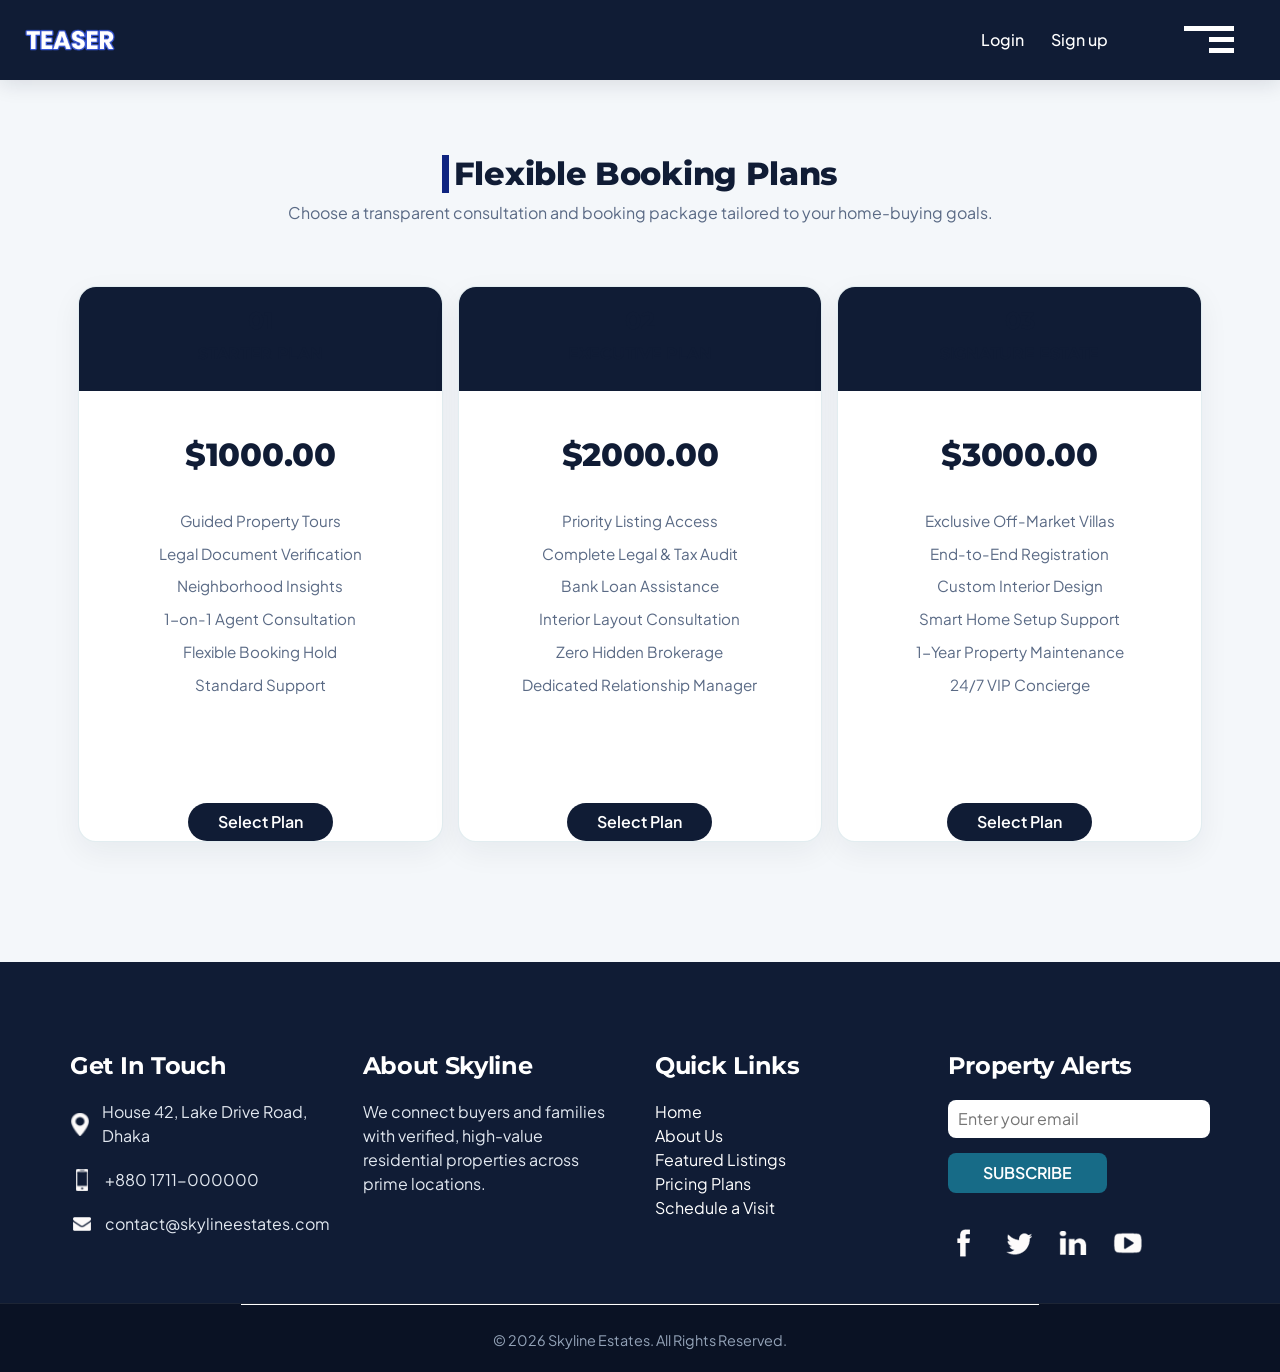
<file: price.html>
<!DOCTYPE html>
<html lang="en">

<head>
  <!-- Basic Meta Tags -->
  <meta charset="utf-8" />
  <meta http-equiv="X-UA-Compatible" content="IE=edge" />
  <meta name="viewport" content="width=device-width, initial-scale=1, shrink-to-fit=no" />
  <meta name="keywords" content="Real Estate Pricing, Booking Packages, Skyline Estates" />
  <meta name="description" content="Explore transparent property consultation and booking plans at Skyline Estates." />
  <meta name="author" content="Skyline Estates" />

  <title>Pricing Plans | Skyline Estates</title>

  <!-- Bootstrap Core CSS -->
  <link rel="stylesheet" type="text/css" href="css/bootstrap.css" />

  <!-- Google Fonts: Montserrat & Plus Jakarta Sans -->
  <link rel="preconnect" href="https://fonts.googleapis.com">
  <link rel="preconnect" href="https://fonts.gstatic.com" crossorigin>
  <link
    href="https://fonts.googleapis.com/css2?family=Montserrat:wght@600;700;800&family=Plus+Jakarta+Sans:wght@400;500;600&display=swap"
    rel="stylesheet">

  <!-- Base & Responsive Styles -->
  <link href="css/style.css" rel="stylesheet" />
  <link href="css/responsive.css" rel="stylesheet" />

  <!-- Custom Theme Stylesheet -->
  <link href="css/custom-theme.css" rel="stylesheet" />
</head>

<body class="sub_page">
  <div class="hero_area">
    <!-- Navigation Header -->
    <header class="header_section">
      <div class="container-fluid">
        <nav class="navbar navbar-expand-lg custom_nav-container">
          <a class="navbar-brand" href="index.html">
            <img src="images/logo.png" alt="Skyline Estates Logo" />
          </a>
          <div class="navbar-collapse" id="navbarSupportedContent">
            <ul class="navbar-nav justify-content-between">
              <div class="User_option">
                <li>
                  <a class="mr-4" href="login.html">Login</a>
                  <a href="register.html">Sign up</a>
                </li>
              </div>
            </ul>

            <div class="custom_menu-btn">
              <button onclick="openNav()" aria-label="Toggle Navigation">
                <span class="s-1"></span>
                <span class="s-2"></span>
                <span class="s-3"></span>
              </button>
            </div>
            <div id="myNav" class="overlay">
              <div class="overlay-content">
                <a href="index.html">HOME</a>
                <a href="about.html">ABOUT</a>
                <a href="house.html">PROPERTIES</a>
                <a href="price.html">PRICING</a>
                <a href="contact.html">CONTACT US</a>
              </div>
            </div>
          </div>
        </nav>
      </div>
    </header>
  </div>

  <!-- Pricing Section -->
  <section class="price_section layout_padding">
    <div class="container">
      <div class="heading_container">
        <h2>Flexible Booking Plans</h2>
        <p>
          Choose a transparent consultation and booking package tailored to your home-buying goals.
        </p>
      </div>
      <div class="price_container">
        <div class="box">
          <div class="detail-box">
            <div class="heading-box">
              <h4>01</h4>
              <h6>Starter Plan</h6>
            </div>
            <div class="text-box">
              <h2>$1000.00</h2>
              <ul>
                <li>Guided Property Tours</li>
                <li>Legal Document Verification</li>
                <li>Neighborhood Insights</li>
                <li>1-on-1 Agent Consultation</li>
                <li>Flexible Booking Hold</li>
                <li>Standard Support</li>
              </ul>
            </div>
          </div>
          <div class="btn-box">
            <a href="contact.html">Select Plan</a>
          </div>
        </div>

        <div class="box">
          <div class="detail-box">
            <div class="heading-box">
              <h4>02</h4>
              <h6>Executive Plan</h6>
            </div>
            <div class="text-box">
              <h2>$2000.00</h2>
              <ul>
                <li>Priority Listing Access</li>
                <li>Complete Legal & Tax Audit</li>
                <li>Bank Loan Assistance</li>
                <li>Interior Layout Consultation</li>
                <li>Zero Hidden Brokerage</li>
                <li>Dedicated Relationship Manager</li>
              </ul>
            </div>
          </div>
          <div class="btn-box">
            <a href="contact.html">Select Plan</a>
          </div>
        </div>

        <div class="box">
          <div class="detail-box">
            <div class="heading-box">
              <h4>03</h4>
              <h6>Signature Estate</h6>
            </div>
            <div class="text-box">
              <h2>$3000.00</h2>
              <ul>
                <li>Exclusive Off-Market Villas</li>
                <li>End-to-End Registration</li>
                <li>Custom Interior Design</li>
                <li>Smart Home Setup Support</li>
                <li>1-Year Property Maintenance</li>
                <li>24/7 VIP Concierge</li>
              </ul>
            </div>
          </div>
          <div class="btn-box">
            <a href="contact.html">Select Plan</a>
          </div>
        </div>
      </div>
    </div>
  </section>

  <!-- Info Section -->
  <section class="info_section">
    <div class="container">
      <div class="row">
        <div class="col-md-3">
          <div class="info_contact">
            <h5>Get In Touch</h5>
            <div>
              <div class="img-box">
                <img src="images/location.png" width="18px" alt="Location">
              </div>
              <p>House 42, Lake Drive Road, Dhaka</p>
            </div>
            <div>
              <div class="img-box">
                <img src="images/phone.png" width="12px" alt="Phone">
              </div>
              <p>+880 1711-000000</p>
            </div>
            <div>
              <div class="img-box">
                <img src="images/mail.png" width="18px" alt="Email">
              </div>
              <p>contact@skylineestates.com</p>
            </div>
          </div>
        </div>

        <div class="col-md-3">
          <div class="info_info">
            <h5>About Skyline</h5>
            <p>
              We connect buyers and families with verified, high-value residential properties across prime locations.
            </p>
          </div>
        </div>

        <div class="col-md-3">
          <div class="info_links">
            <h5>Quick Links</h5>
            <ul>
              <li><a href="index.html">Home</a></li>
              <li><a href="about.html">About Us</a></li>
              <li><a href="house.html">Featured Listings</a></li>
              <li><a href="price.html">Pricing Plans</a></li>
              <li><a href="contact.html">Schedule a Visit</a></li>
            </ul>
          </div>
        </div>

        <div class="col-md-3">
          <div class="info_form">
            <h5>Property Alerts</h5>
            <form action="#">
              <input type="email" placeholder="Enter your email" required>
              <button type="submit">Subscribe</button>
            </form>
            <div class="social_box">
              <a href="#"><img src="images/fb.png" alt="Facebook"></a>
              <a href="#"><img src="images/twitter.png" alt="Twitter"></a>
              <a href="#"><img src="images/linkedin.png" alt="LinkedIn"></a>
              <a href="#"><img src="images/youtube.png" alt="YouTube"></a>
            </div>
          </div>
        </div>
      </div>
    </div>
  </section>

  <!-- Copyright Footer -->
  <footer class="container-fluid footer_section">
    <div class="container">
      <p>
        &copy; <span id="displayYear">2026</span> Skyline Estates. All Rights Reserved.
      </p>
    </div>
  </footer>

  <!-- Scripts -->
  <script type="text/javascript" src="js/jquery-3.4.1.min.js"></script>
  <script type="text/javascript" src="js/bootstrap.js"></script>
  <script type="text/javascript" src="js/custom.js"></script>
</body>

</html>
</file>
<file: css/style.css>
body {
  font-family: 'Poppins', sans-serif;
  color: #0c0c0c;
  background-color: #ffffff;
}

.layout_padding {
  padding-top: 90px;
  padding-bottom: 90px;
}

.layout_padding2 {
  padding: 45px 0;
}

.layout_padding2-top {
  padding-top: 45px;
  padding-bottom: 45px;
}

.layout_padding2-bottom {
  padding-bottom: 45px;
}

.layout_padding-top {
  padding-top: 90px;
}

.layout_padding-bottom {
  padding-bottom: 90px;
}

.heading_container {
  display: -webkit-box;
  display: -ms-flexbox;
  display: flex;
  -webkit-box-orient: vertical;
  -webkit-box-direction: normal;
      -ms-flex-direction: column;
          flex-direction: column;
}

.heading_container h2 {
  padding-left: 5px;
  position: relative;
  border-left: 7px solid #0f2480;
  font-weight: bold;
}

/*header section*/
.hero_area {
  background-image: url(../images/hero-bg.jpg);
  position: relative;
  background-repeat: no-repeat;
  background-position: top right;
  background-size: 60% 100%;
}

.sub_page .hero_area {
  height: auto;
  background: none;
  background-color: #0f2480;
}

.header_section {
  overflow-x: hidden;
}

.header_section .container-fluid {
  padding-right: 25px;
  padding-left: 25px;
}

.header_section .nav_container {
  margin: 0 auto;
}

.header_section .navbar-expand-lg .navbar-nav {
  width: 90%;
}

.header_section .user_option {
  display: -webkit-box;
  display: -ms-flexbox;
  display: flex;
  -webkit-box-align: center;
      -ms-flex-align: center;
          align-items: center;
}

.header_section .user_option a {
  display: -webkit-box;
  display: -ms-flexbox;
  display: flex;
  color: #ffffff;
  -webkit-box-align: center;
      -ms-flex-align: center;
          align-items: center;
}

.custom_nav-container.navbar-expand-lg .navbar-nav .nav-item .nav-link {
  padding: 10px 15px;
  color: #060606;
  text-align: center;
  text-transform: uppercase;
}

.custom_nav-container.navbar-expand-lg .navbar-nav .nav-item.active .nav-link, .custom_nav-container.navbar-expand-lg .navbar-nav .nav-item:hover .nav-link {
  color: #3554d1;
}

a,
a:hover,
a:focus {
  text-decoration: none;
}

a:hover,
a:focus {
  color: initial;
}

.btn,
.btn:focus {
  outline: none !important;
  -webkit-box-shadow: none;
          box-shadow: none;
}

.custom_nav-container .nav_search-btn {
  background-image: url(../images/search-icon.png);
  background-size: 17px;
  background-repeat: no-repeat;
  background-position-y: 7px;
  width: 35px;
  height: 35px;
  padding: 0;
  border: none;
}

.navbar-brand {
  display: -webkit-box;
  display: -ms-flexbox;
  display: flex;
  -webkit-box-align: center;
      -ms-flex-align: center;
          align-items: center;
}

.navbar-brand img {
  width: 90px;
}

.custom_nav-container {
  z-index: 99999;
  padding: 0;
  height: 80px;
}

.custom_nav-container .navbar-toggler {
  outline: none;
}

.custom_nav-container .navbar-toggler .navbar-toggler-icon {
  background-image: url(../images/menu.png);
  background-size: 50px;
  width: 30px;
  height: 30px;
}

.lg_toggl-btn {
  background-color: transparent;
  border: none;
  outline: none;
  width: 56px;
  height: 40px;
  cursor: pointer;
}

.lg_toggl-btn:focus {
  outline: none;
}

.User_option {
  display: -webkit-box;
  display: -ms-flexbox;
  display: flex;
  -webkit-box-align: center;
      -ms-flex-align: center;
          align-items: center;
  margin-left: auto;
  margin-right: 35px;
}

.User_option a {
  color: #ffffff;
}

.custom_menu-btn {
  z-index: 9;
  position: absolute;
  right: 15px;
  top: 7px;
}

.custom_menu-btn button {
  margin-top: 12px;
  outline: none;
  border: none;
  background-color: transparent;
}

.custom_menu-btn button span {
  display: block;
  width: 50px;
  height: 5px;
  background-color: #fff;
  margin: 6px 0;
  -webkit-transition: all .3s;
  transition: all .3s;
}

.menu_btn-style {
  position: fixed;
  right: 40px;
  top: 7px;
}

.custom_menu-btn .s-2 {
  width: 25px;
  margin-left: auto;
}

.custom_menu-btn .s-3 {
  width: 25px;
  margin-left: auto;
}

.overlay {
  height: 100%;
  width: 0;
  position: fixed;
  z-index: 1;
  top: 0;
  left: 0;
  background-color: black;
  background-color: rgba(53, 84, 209, 0.9);
  overflow-x: hidden;
  -webkit-transition: 0.5s;
  transition: 0.5s;
}

.overlay .closebtn {
  position: absolute;
  top: 0;
  right: 30px;
  font-size: 60px;
}

.overlay a {
  padding: 0px;
  text-decoration: none;
  font-size: 22px;
  color: #f1f1f1;
  display: block;
  -webkit-transition: 0.3s;
  transition: 0.3s;
  margin-bottom: 15px;
}

.overlay a:hover {
  color: #252525;
}

.overlay-content {
  position: relative;
  top: 30%;
  width: 100%;
  text-align: center;
  margin-top: 30px;
}

.menu_width {
  width: 100%;
}

/*end header section*/
/* slider section */
.slider_section {
  padding: 75px 0;
  color: #0b0b0b;
}

.slider_section .container {
  position: relative;
  z-index: 2;
}

.slider_section .row {
  -webkit-box-align: center;
      -ms-flex-align: center;
          align-items: center;
}

.slider_section .detail-box h1 {
  color: #3554d1;
  font-weight: bold;
  font-size: 4rem;
}

.slider_section .detail-box h1 span {
  color: #0f2480;
}

.slider_section .detail-box p {
  margin-top: 25px;
}

.slider_section .detail-box .btn-box {
  margin-top: 45px;
}

.slider_section .detail-box .btn-box a {
  display: inline-block;
  padding: 8px 35px;
  background-color: transparent;
  color: #3554d1;
  -webkit-transition: all 0.3s;
  transition: all 0.3s;
  border: 1px solid #3554d1;
  border-radius: 25px;
  margin-bottom: 75px;
}

.slider_section .detail-box .btn-box a:hover {
  background-color: #3554d1;
  border-color: transparent;
  color: #ffffff;
}

.find_section {
  -webkit-transform: translateY(-50%);
          transform: translateY(-50%);
}

.find_section form {
  padding: 10px 45px;
  -webkit-box-shadow: 0px 0px 20px 11px rgba(0, 0, 0, 0.09);
  box-shadow: 0px 0px 20px 11px rgba(0, 0, 0, 0.09);
  background-color: #ffffff;
}

.find_section form .form-control {
  outline: none;
  -webkit-box-shadow: none;
          box-shadow: none;
  border-radius: 0;
  height: 45px;
  margin: 10px 0;
}

.find_section form button {
  background-color: #f97616;
  color: #ffffff;
  text-transform: uppercase;
  border: none;
  height: 45px;
  width: 100%;
  margin: 10px 0;
}

.about_section {
  position: relative;
  padding-top: 75px;
}

.about_section .row {
  -webkit-box-align: center;
      -ms-flex-align: center;
          align-items: center;
}

.about_section .img-box img {
  width: 100%;
}

.about_section .detail-box p {
  margin-top: 15px;
}

.about_section .detail-box a {
  display: inline-block;
  padding: 7px 30px;
  background-color: transparent;
  color: #3554d1;
  -webkit-transition: all 0.3s;
  transition: all 0.3s;
  border: 1px solid #3554d1;
  border-radius: 25px;
  margin-top: 25px;
}

.about_section .detail-box a:hover {
  background-color: #3554d1;
  border-color: transparent;
  color: #ffffff;
}

.about_section .square-box {
  position: absolute;
  right: 25px;
  bottom: 0;
  width: 75px;
}

.about_section .square-box img {
  width: 100%;
}

.sale_section .heading_container {
  -webkit-box-align: center;
      -ms-flex-align: center;
          align-items: center;
  margin-bottom: 35px;
}

.sale_section .sale_container {
  display: -webkit-box;
  display: -ms-flexbox;
  display: flex;
  -webkit-box-pack: center;
      -ms-flex-pack: center;
          justify-content: center;
  -ms-flex-wrap: wrap;
      flex-wrap: wrap;
}

.sale_section .sale_container .box {
  -ms-flex-preferred-size: 32%;
      flex-basis: 32%;
  margin: .65%;
}

.sale_section .sale_container .box .img-box img {
  width: 100%;
}

.sale_section .sale_container .box .detail-box {
  margin-top: 10px;
}

.sale_section .sale_container .box .detail-box h6 {
  text-transform: uppercase;
  font-weight: bold;
  font-size: 18px;
}

.sale_section .btn-box {
  display: -webkit-box;
  display: -ms-flexbox;
  display: flex;
  -webkit-box-pack: center;
      -ms-flex-pack: center;
          justify-content: center;
}

.sale_section .btn-box a {
  display: inline-block;
  padding: 7px 30px;
  background-color: transparent;
  color: #3554d1;
  -webkit-transition: all 0.3s;
  transition: all 0.3s;
  border: 1px solid #3554d1;
  border-radius: 25px;
  margin-top: 35px;
}

.sale_section .btn-box a:hover {
  background-color: #3554d1;
  border-color: transparent;
  color: #ffffff;
}

.price_section .heading_container {
  -webkit-box-align: center;
      -ms-flex-align: center;
          align-items: center;
}

.price_section .price_container {
  display: -webkit-box;
  display: -ms-flexbox;
  display: flex;
  -webkit-box-pack: center;
      -ms-flex-pack: center;
          justify-content: center;
  -ms-flex-wrap: wrap;
      flex-wrap: wrap;
  text-align: center;
}

.price_section .price_container .box {
  -ms-flex-preferred-size: 32%;
      flex-basis: 32%;
  margin: 45px .65%;
  color: #ffffff;
  min-width: 300px;
}

.price_section .price_container .box .detail-box {
  background-color: #3554d1;
}

.price_section .price_container .box .detail-box .heading-box {
  padding: 20px 0;
  background-color: #0f2480;
}

.price_section .price_container .box .detail-box .heading-box h4 {
  font-weight: bold;
}

.price_section .price_container .box .detail-box .heading-box h6 {
  text-transform: uppercase;
  font-weight: bold;
}

.price_section .price_container .box .detail-box .text-box {
  padding: 45px 0;
}

.price_section .price_container .box .detail-box .text-box h2 {
  font-weight: bold;
  position: relative;
  padding-bottom: 15px;
  margin-bottom: 20px;
}

.price_section .price_container .box .detail-box .text-box h2::before {
  content: "";
  position: absolute;
  bottom: 0;
  left: 50%;
  width: 45px;
  height: 5px;
  border-radius: 10px;
  -webkit-transform: translateX(-50%);
          transform: translateX(-50%);
  background-color: #ffffff;
}

.price_section .price_container .box .detail-box .text-box ul {
  padding: 0;
}

.price_section .price_container .box .detail-box .text-box ul li {
  list-style-type: none;
  margin: 10px 0;
}

.price_section .price_container .box .btn-box {
  display: -webkit-box;
  display: -ms-flexbox;
  display: flex;
  -webkit-box-pack: center;
      -ms-flex-pack: center;
          justify-content: center;
  margin-top: 45px;
}

.price_section .price_container .box .btn-box a {
  padding: 7px 30px;
  background-color: #0f2480;
  color: #ffffff;
  border-radius: 25px;
}

.price_section .price_container .box:hover .detail-box {
  background-color: #f9bc16;
}

.price_section .price_container .box:hover .btn-box a {
  background-color: #f9bc16;
}

.deal_section {
  overflow-x: hidden;
}

.deal_section .row {
  -webkit-box-align: center;
      -ms-flex-align: center;
          align-items: center;
}

.deal_section .detail-box p {
  margin-top: 15px;
}

.deal_section .detail-box a {
  display: inline-block;
  padding: 7px 30px;
  background-color: transparent;
  color: #3554d1;
  -webkit-transition: all 0.3s;
  transition: all 0.3s;
  border: 1px solid #3554d1;
  border-radius: 25px;
  margin-top: 25px;
}

.deal_section .detail-box a:hover {
  background-color: #3554d1;
  border-color: transparent;
  color: #ffffff;
}

.deal_section .img-box {
  display: -webkit-box;
  display: -ms-flexbox;
  display: flex;
  -webkit-box-align: center;
      -ms-flex-align: center;
          align-items: center;
  width: 115%;
}

.deal_section .img-box .box.b1 {
  margin-right: 15px;
}

.deal_section .img-box img {
  max-width: 100%;
}

.us_section {
  background-color: #0f2480;
  color: #ffffff;
}

.us_section .heading_container {
  -webkit-box-align: center;
      -ms-flex-align: center;
          align-items: center;
  margin-bottom: 45px;
}

.us_section .heading_container h2 {
  border-left-color: #ffffff;
}

.us_section .box {
  display: -webkit-box;
  display: -ms-flexbox;
  display: flex;
  -webkit-box-orient: vertical;
  -webkit-box-direction: normal;
      -ms-flex-direction: column;
          flex-direction: column;
  -webkit-box-align: center;
      -ms-flex-align: center;
          align-items: center;
  text-align: center;
  color: #ffffff;
  margin: 25px 0;
}

.us_section .box .img-box {
  margin-bottom: 15px;
}

.us_section .box .img-box img {
  width: 100%;
}

.us_section .box h3 {
  font-weight: bold;
}

.us_section .btn-box {
  display: -webkit-box;
  display: -ms-flexbox;
  display: flex;
  -webkit-box-pack: center;
      -ms-flex-pack: center;
          justify-content: center;
  margin-top: 20px;
}

.us_section .btn-box a {
  padding: 7px 30px;
  background-color: #ffffff;
  color: #252525;
  border-radius: 25px;
}

.client_section .heading_container {
  -webkit-box-align: center;
      -ms-flex-align: center;
          align-items: center;
  margin-bottom: 45px;
}

.client_section .client_container {
  width: 85%;
  margin: auto;
  border: 1px solid #252525;
}

.client_section .client_container .box {
  display: -webkit-box;
  display: -ms-flexbox;
  display: flex;
  margin: 55px 2%;
}

.client_section .client_container .box .img-box {
  min-width: 100px;
  margin-right: 15px;
}

.client_section .client_container .box .img-box img {
  width: 100%;
}

.client_section .client_container .box .detail-box h5 {
  display: -webkit-box;
  display: -ms-flexbox;
  display: flex;
  font-weight: bold;
  -webkit-box-align: center;
      -ms-flex-align: center;
          align-items: center;
}

.client_section .client_container .box .detail-box h5 hr {
  width: 45px;
  height: 5px;
  margin: 0;
  margin-left: 5px;
  border: none;
  background-color: #252525;
}

.client_section .client_container div#carouselExampleControls {
  padding: 0 10%;
}

.client_section .client_container div#carouselExampleControls::before {
  content: "";
  width: 50px;
  height: 155px;
  background-color: #0f2480;
  position: absolute;
  left: 10%;
  top: 37px;
}

.client_section .client_container .carousel-control-prev,
.client_section .client_container .carousel-control-next {
  width: 45px;
  height: 45px;
  background-color: #0f2480;
  border-radius: 100%;
  top: 50%;
  opacity: 1;
  -webkit-transform: translateY(-50%);
          transform: translateY(-50%);
  background-size: 10px;
  background-position: center;
  background-repeat: no-repeat;
}

.client_section .client_container .carousel-control-prev {
  background-image: url(../images/prev-white.png);
  left: 10px;
}

.client_section .client_container .carousel-control-next {
  background-image: url(../images/next-white.png);
  right: 10px;
}

.contact_section {
  position: relative;
}

.contact_section .heading_container {
  -webkit-box-align: center;
      -ms-flex-align: center;
          align-items: center;
  margin-bottom: 40px;
}

.contact_section .container-fluid {
  background-color: #0f2480;
  color: #ffffff;
}

.contact_section .form_container {
  padding: 45px 0 45px 15px;
}

.contact_section input {
  width: 100%;
  border: none;
  background-color: #ffffff;
  outline: none;
  color: #252525;
  margin-top: 25px;
  padding: 12px;
}

.contact_section input::-webkit-input-placeholder {
  color: #2a2a2c;
}

.contact_section input:-ms-input-placeholder {
  color: #2a2a2c;
}

.contact_section input::-ms-input-placeholder {
  color: #2a2a2c;
}

.contact_section input::placeholder {
  color: #2a2a2c;
}

.contact_section input.message-box {
  padding: 45px 12px;
}

.contact_section button {
  padding: 10px 65px;
  outline: none;
  border: none;
  color: #ffffff;
  background: #f97616;
  border-radius: 25px;
  margin: 45px 0 0 auto;
  text-transform: uppercase;
}

.contact_section .map_container {
  height: 100%;
}

.contact_section .map_container .map-responsive {
  height: 100%;
}

.info_section {
  background-color: #0f2480;
  color: #ffffff;
  padding: 90px 0 45px 0;
}

.info_section h5 {
  margin-bottom: 25px;
  font-size: 24px;
}

.info_section .info_links ul {
  padding: 0;
}

.info_section .info_links ul li {
  list-style-type: none;
}

.info_section .info_links ul li a {
  color: #ffffff;
}

.info_section .info_contact .img-box {
  width: 35px;
  display: -webkit-box;
  display: -ms-flexbox;
  display: flex;
  -webkit-box-pack: center;
      -ms-flex-pack: center;
          justify-content: center;
}

.info_section .info_contact p {
  margin: 0;
}

.info_section .info_contact > div {
  display: -webkit-box;
  display: -ms-flexbox;
  display: flex;
  -webkit-box-align: center;
      -ms-flex-align: center;
          align-items: center;
  margin: 20px 0;
}

.info_section .info_contact > div img {
  height: auto;
  margin-right: 12px;
}

.info_section .info_form form input {
  outline: none;
  width: 100%;
  padding: 7px 10px;
}

.info_section .info_form form button {
  padding: 8px 35px;
  outline: none;
  border: none;
  color: #ffffff;
  background: #f97616;
  margin-top: 15px;
  text-transform: uppercase;
}

.info_section .info_form .social_box {
  margin-top: 35px;
  width: 100%;
  display: -webkit-box;
  display: -ms-flexbox;
  display: flex;
}

.info_section .info_form .social_box a {
  margin-right: 25px;
}

/* footer section*/
.footer_section {
  background-color: #0f2480;
}

.footer_section p {
  border-top: 1px solid #ffffff;
  color: #ffffff;
  margin: 0;
  width: 70%;
  padding: 25px 0 20px 0;
  margin: 0 auto;
  text-align: center;
}

.footer_section a {
  color: #ffffff;
}

/* end footer section*/
/*# sourceMappingURL=style.css.map */
</file>
<file: css/responsive.css>
@media (max-width: 1120px) {}

@media (max-width: 992px) {
  .User_option {
    display: none;
  }

  .sale_section .sale_container .box {
    -ms-flex-preferred-size: 48%;
    flex-basis: 48%;
    margin: 1%;
  }

  .sale_section .sale_container .box {
    -ms-flex-preferred-size: 98%;
    flex-basis: 98%;
    margin: 1%;

  }
}

@media (max-width: 768px) {
  .hero_area {
    background: none;
    background-color: #e9eefc;
    height: auto;
  }


  .custom_menu-btn button span {
    background-color: #0f2480;
  }

  .sub_page .custom_menu-btn button span {
    background-color: #ffffff;
  }


  .slider_section {
    text-align: center;
  }

  .slider_section .detail-box {
    margin-bottom: 45px;
  }

  .slider_section {
    padding: 35px 0 75px 0;
  }

  .about_section {
    padding-top: 0;
  }

  .sub_page .about_section {
    padding-top: 90px;
  }

  .about_section .detail-box {
    margin-top: 35px;
  }

  .deal_section .img-box {
    width: 100%;
    margin-top: 45px;
  }

  .info_section .row>div {
    display: flex;
    flex-direction: column;
    align-items: center;
    text-align: center;
    margin: 15px 0;
  }

  .contact_section .row {
    flex-direction: column-reverse;
  }

  .contact_section .map_container {
    padding: 0;
    height: 450px;
  }

  .contact_section .form_container {
    padding: 45px 0;
  }

  .client_section .client_container {
    width: 95%;
  }

  .client_section .client_container .box {
    padding-bottom: 45px;
  }

  .client_section .client_container .carousel-control-prev,
  .client_section .client_container .carousel-control-next {
    top: calc(100% - 45px);
  }

  .client_section .client_container .carousel-control-prev {
    left: calc(50% - 50px);
  }

  .client_section .client_container .carousel-control-next {
    right: calc(50% - 50px);

  }

  .info_contact {
    display: flex;
    flex-direction: column;
    align-items: center;
  }

  .info_section .info_contact .img-box {
    margin-top: 5px;
  }

  .info_section .info_contact>div {
    align-items: flex-start;
  }

  .info_section .info_form h5 {
    text-align: center;
  }

  .info_section .info_form .social_box {
    justify-content: center;
  }

  .info_section .info_form .social_box a {
    margin: 0 15px;
  }

  .footer_section p {
    width: 85%;
  }
}

@media (max-width: 576px) {
  .slider_section .detail-box h1 {
    font-size: 3rem;
  }

  .client_section .client_container div#carouselExampleControls {
    padding: 0 5%;
  }

  .client_section .client_container .box {
    flex-direction: column;
    align-items: center;

  }

  .client_section .client_container .box .detail-box {
    margin-top: 25px;
  }

  .client_section .client_container div#carouselExampleControls::before {
    height: 165px;
    left: 30%;
    top: 43px;

  }

  .footer_section p {
    width: 100%;
  }
}

@media (max-width: 480px) {}

@media (max-width: 420px) {
  .client_section .client_container div#carouselExampleControls::before {
    left: 20%;
  }
}

@media (max-width: 360px) {}

@media (min-width: 1200px) {
  .container {
    max-width: 1170px;
  }
}
</file>
<file: css/custom-theme.css>
/* =========================================
   Skyline Estates - Complete Custom Theme
   ========================================= */

:root {
  --primary-navy: #101C35;
  --accent-teal: #176B87;
  --accent-hover: #12556C;
  --highlight-mint: #64CCC5;
  --soft-bg: #F4F7FA;
  --card-white: #FFFFFF;
  --text-muted: #5A6A85;
  --footer-dark: #0A1224;
}

/* Global Typography */
body {
  font-family: 'Plus Jakarta Sans', sans-serif !important;
  background-color: var(--soft-bg);
  color: var(--primary-navy);
}

h1, h2, h3, h4, h5, h6, .navbar-brand {
  font-family: 'Montserrat', sans-serif !important;
  letter-spacing: -0.3px;
}

/* Header & Navigation */
.sub_page .header_section {
  background-color: var(--primary-navy) !important;
  box-shadow: 0 4px 20px rgba(16, 28, 53, 0.12);
}

.User_option a {
  color: #ffffff !important;
  font-weight: 500;
  transition: color 0.3s ease;
}

.User_option a:hover {
  color: var(--highlight-mint) !important;
}

.overlay {
  background-color: rgba(16, 28, 53, 0.97) !important;
}

.overlay-content a:hover {
  color: var(--highlight-mint) !important;
}

/* Hero Slider Section */
.slider_section .detail-box h1 {
  font-weight: 800;
  color: var(--primary-navy);
}

.slider_section .detail-box h1 span {
  color: var(--accent-teal) !important;
}

.slider_section .detail-box .btn-box a {
  background-color: var(--accent-teal) !important;
  border-color: var(--accent-teal) !important;
  color: #ffffff !important;
  border-radius: 50px;
  font-weight: 600;
  transition: all 0.3s ease;
}

.slider_section .detail-box .btn-box a:hover {
  background-color: var(--primary-navy) !important;
  border-color: var(--primary-navy) !important;
}

/* Search Bar Section */
.find_section form {
  background-color: var(--card-white) !important;
  border-radius: 16px;
  box-shadow: 0 15px 35px rgba(16, 28, 53, 0.08) !important;
  border: 1px solid rgba(23, 107, 135, 0.12);
}

.find_section form input {
  border-radius: 10px;
  border: 1px solid #DCE4EE;
  font-size: 0.95rem;
}

.find_section form button {
  background-color: var(--accent-teal) !important;
  color: #ffffff !important;
  border-radius: 10px;
  font-weight: 600;
  transition: background 0.3s ease;
}

.find_section form button:hover {
  background-color: var(--primary-navy) !important;
}

/* Headings & Global Section Buttons */
.heading_container h2 {
  color: var(--primary-navy);
  font-weight: 800;
}

.heading_container h2::before {
  background-color: var(--accent-teal) !important;
}

.heading_container p {
  color: var(--text-muted);
}

.about_section .detail-box a,
.deal_section .detail-box a,
.sale_section .btn-box a {
  background-color: var(--accent-teal) !important;
  border: 2px solid var(--accent-teal) !important;
  color: #ffffff !important;
  border-radius: 50px;
  font-weight: 600;
  transition: all 0.3s ease;
}

.about_section .detail-box a:hover,
.deal_section .detail-box a:hover,
.sale_section .btn-box a:hover {
  background-color: var(--primary-navy) !important;
  border-color: var(--primary-navy) !important;
  transform: translateY(-2px);
}

/* About Section */
.sub_page .about_section {
  padding: 75px 0;
  background-color: var(--soft-bg);
}

.about_section .img-box img {
  border-radius: 18px;
  box-shadow: 0 15px 35px rgba(16, 28, 53, 0.1);
}

.about_section .detail-box p {
  color: var(--text-muted);
  line-height: 1.75;
  font-size: 0.98rem;
}

/* Property Cards (Sale Section) */
.sale_section {
  background-color: var(--soft-bg);
}

.sale_container .box {
  background: var(--card-white);
  border-radius: 16px;
  overflow: hidden;
  box-shadow: 0 10px 30px rgba(16, 28, 53, 0.06);
  transition: transform 0.3s ease, box-shadow 0.3s ease;
  border: 1px solid rgba(23, 107, 135, 0.1);
}

.sale_container .box:hover {
  transform: translateY(-6px);
  box-shadow: 0 16px 35px rgba(23, 107, 135, 0.15);
}

.sale_container .img-box img {
  transition: transform 0.4s ease;
}

.sale_container .box:hover .img-box img {
  transform: scale(1.04);
}

.sale_container .detail-box {
  padding: 22px;
}

.sale_container .detail-box h6 {
  color: var(--primary-navy);
  font-weight: 700;
  font-size: 1.1rem;
  margin-bottom: 8px;
}

.sale_container .detail-box p {
  color: var(--text-muted);
  font-size: 0.92rem;
  line-height: 1.6;
}

/* Pricing Cards Section */
.price_section.layout_padding {
  padding: 75px 0;
  background-color: var(--soft-bg);
}

.price_section .price_container .box {
  border-radius: 18px;
  overflow: hidden;
  background: var(--card-white) !important;
  box-shadow: 0 10px 30px rgba(16, 28, 53, 0.06);
  border: 1px solid rgba(23, 107, 135, 0.12);
  transition: transform 0.3s ease;
}

.price_section .price_container .box:hover {
  transform: translateY(-6px);
}

.price_section .price_container .box .detail-box,
.price_section .price_container .box .detail-box .text-box {
  background-color: var(--card-white) !important;
  background: var(--card-white) !important;
  color: var(--primary-navy) !important;
  transition: all 0.3s ease;
}

.price_section .price_container .box:hover .detail-box,
.price_section .price_container .box:hover .detail-box .text-box {
  background-color: #F4F9FC !important;
  background: #F4F9FC !important;
}

.price_section .price_container .box .detail-box .heading-box {
  background-color: var(--primary-navy) !important;
}

.price_section .price_container .box:hover .detail-box .heading-box {
  background-color: var(--accent-teal) !important;
}

.price_section .price_container .box .detail-box .text-box h2 {
  color: var(--primary-navy) !important;
  font-weight: 800;
}

.price_section .price_container .box:hover .detail-box .text-box h2 {
  color: var(--accent-teal) !important;
}

.price_section .price_container .box .detail-box .text-box h2::after {
  background-color: var(--accent-teal) !important;
}

.price_section .price_container .box .detail-box .text-box ul li {
  color: var(--text-muted) !important;
  font-size: 0.95rem;
}

.price_section .price_container .box:hover .detail-box .text-box ul li {
  color: var(--primary-navy) !important;
}

.price_section .price_container .box .btn-box a {
  background-color: var(--primary-navy) !important;
  color: #ffffff !important;
  border-radius: 50px;
  font-weight: 600;
  transition: background 0.3s ease;
}

.price_section .price_container .box:hover .btn-box a {
  background-color: var(--accent-teal) !important;
}

/* Why Choose Us Banner */
.us_section {
  background-color: var(--primary-navy) !important;
}

.us_section .heading_container h2 {
  color: #ffffff !important;
}

.us_section .btn-box a {
  background-color: var(--accent-teal) !important;
  border-color: var(--accent-teal) !important;
  color: #ffffff !important;
  border-radius: 50px;
  font-weight: 600;
}

.us_section .btn-box a:hover {
  background-color: #ffffff !important;
  color: var(--primary-navy) !important;
}

/* Client Testimonials */
.client_section .box {
  background: var(--card-white);
  border-radius: 16px;
  box-shadow: 0 10px 30px rgba(16, 28, 53, 0.06);
  border: 1px solid rgba(23, 107, 135, 0.1);
}

.client_section .detail-box h5 span {
  color: var(--accent-teal) !important;
  font-weight: 700;
}

/* Contact Section (Home & Contact Sub-Page) */
.contact_section {
  background-color: var(--soft-bg) !important;
  padding-bottom: 75px;
}

.contact_section.layout_padding-top {
  padding-top: 75px;
}

/* Removes the ugly blue band from original style.css */
.contact_section::before,
.contact_section .container-fluid {
  background: transparent !important;
  background-color: transparent !important;
  display: none;
}

.contact_section .container-fluid {
  display: block !important;
  margin-top: 30px;
}

.contact_section .row {
  align-items: stretch !important;
}

.contact_section .map_container {
  height: 100% !important;
  min-height: 460px;
  border-radius: 0 18px 18px 0;
  overflow: hidden;
  box-shadow: 0 12px 30px rgba(16, 28, 53, 0.08);
}

.contact_section .map-responsive,
.contact_section .map-responsive iframe {
  height: 100% !important;
  min-height: 460px;
  padding-bottom: 0 !important;
}

.contact_section .form_container {
  background: var(--card-white);
  padding: 40px 35px !important;
  border-radius: 18px;
  box-shadow: 0 12px 30px rgba(16, 28, 53, 0.06);
  border: 1px solid rgba(23, 107, 135, 0.12);
  height: 100%;
  display: flex;
  flex-direction: column;
  justify-content: center;
  margin-top: 0 !important;
}

.contact_section .form_container input {
  border: 1px solid #DCE4EE !important;
  border-radius: 10px;
  padding: 12px 16px;
  color: var(--primary-navy) !important;
  background-color: #F8FAFC !important;
  font-size: 0.95rem;
  transition: border-color 0.3s ease;
}

.contact_section .form_container input::placeholder {
  color: var(--text-muted) !important;
}

.contact_section .form_container input:focus {
  border-color: var(--accent-teal) !important;
  background-color: #FFFFFF !important;
  outline: none;
}

.contact_section .form_container input.message-box {
  height: 115px !important;
}

.contact_section .form_container button {
  background-color: var(--accent-teal) !important;
  color: #ffffff !important;
  border-radius: 50px;
  font-weight: 600;
  padding: 12px 40px;
  transition: background 0.3s ease;
}

.contact_section .form_container button:hover {
  background-color: var(--primary-navy) !important;
}

/* Info & Footer Section */
.info_section {
  background-color: var(--primary-navy) !important;
  color: #E2E8F0;
}

.info_section h5 {
  color: #FFFFFF;
  font-weight: 700;
  margin-bottom: 20px;
}

.info_links ul li a {
  color: #CBD5E1;
  transition: color 0.25s ease, padding-left 0.25s ease;
}

.info_links ul li a:hover {
  color: var(--highlight-mint);
  padding-left: 5px;
}

.info_form input {
  border-radius: 8px;
  border: none;
  padding: 10px 15px;
}

.info_form button {
  background-color: var(--accent-teal) !important;
  color: #ffffff !important;
  border-radius: 8px;
  font-weight: 600;
  transition: background 0.3s ease;
}

.info_form button:hover {
  background-color: var(--accent-hover) !important;
}

.footer_section {
  background-color: var(--footer-dark) !important;
  border-top: 1px solid rgba(255, 255, 255, 0.08);
}

.footer_section p,
.footer_section a {
  color: #94A3B8 !important;
  font-size: 0.9rem;
}
</file>
